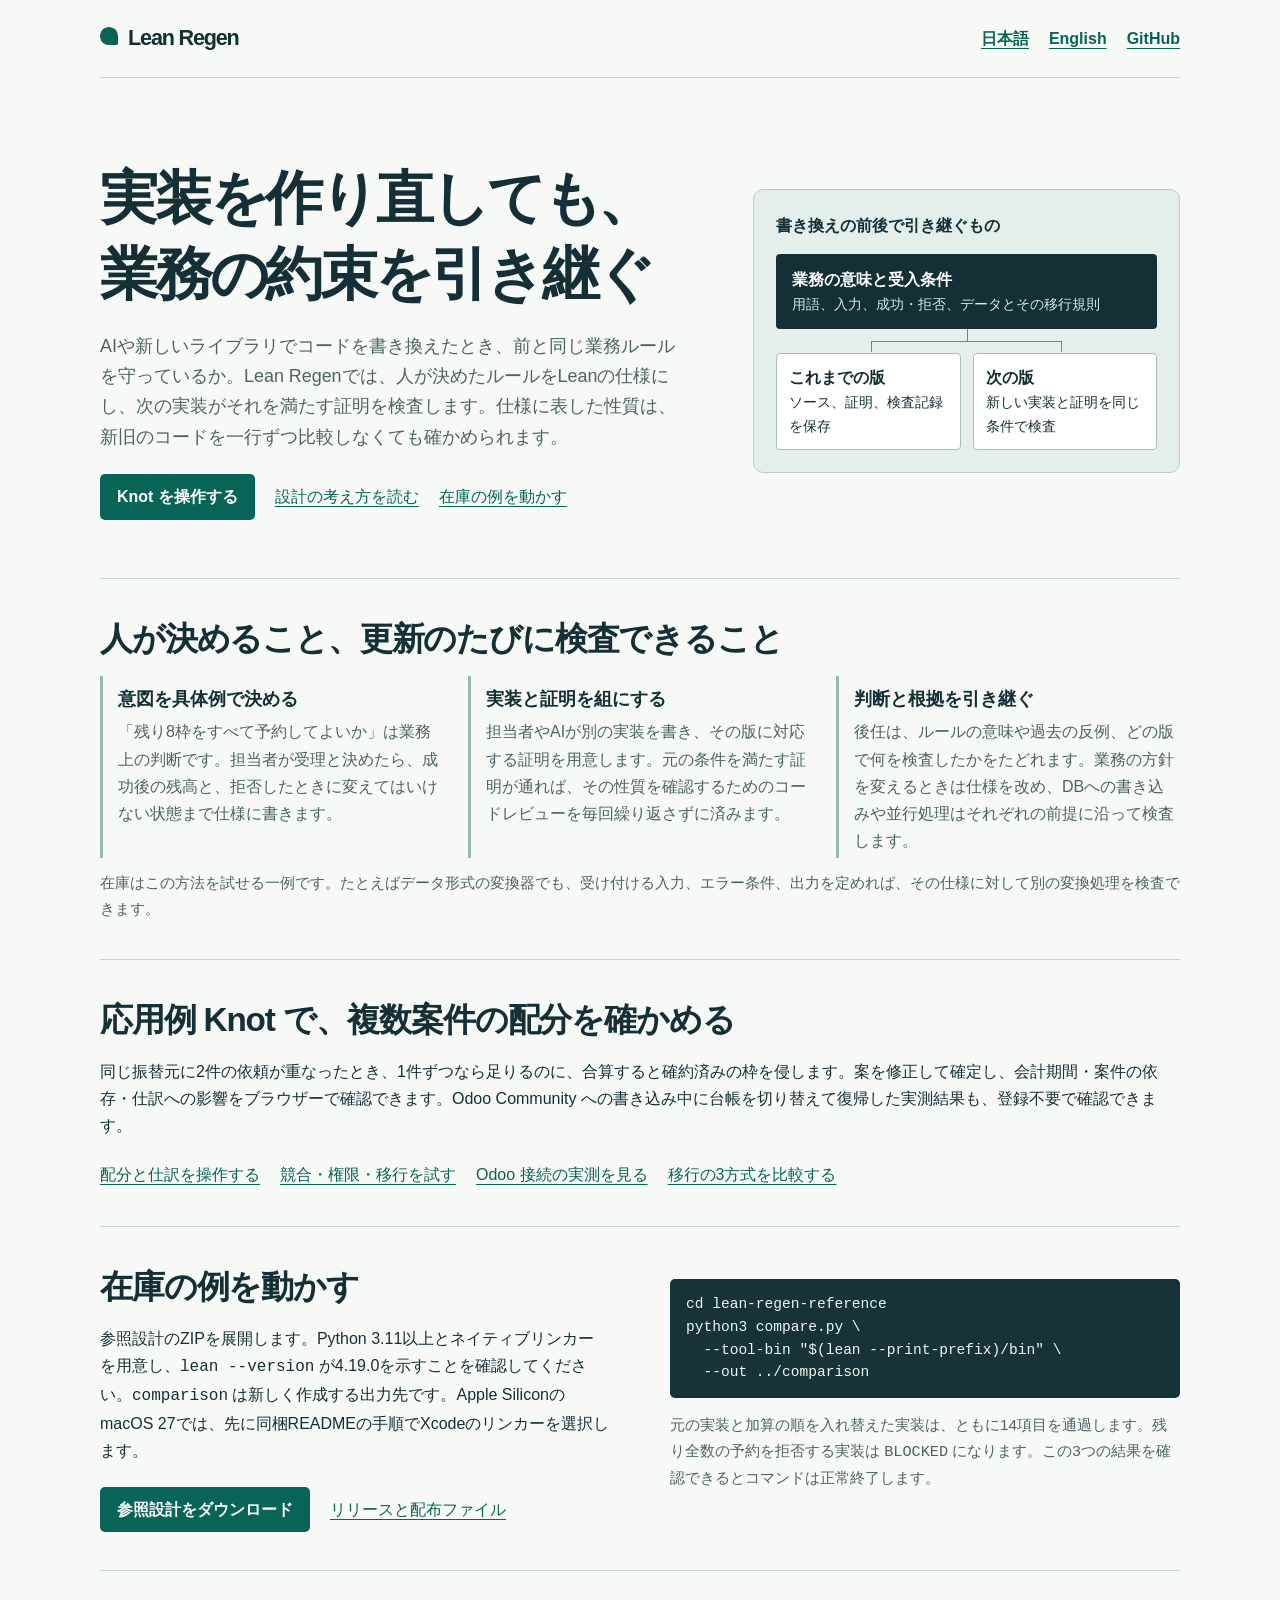
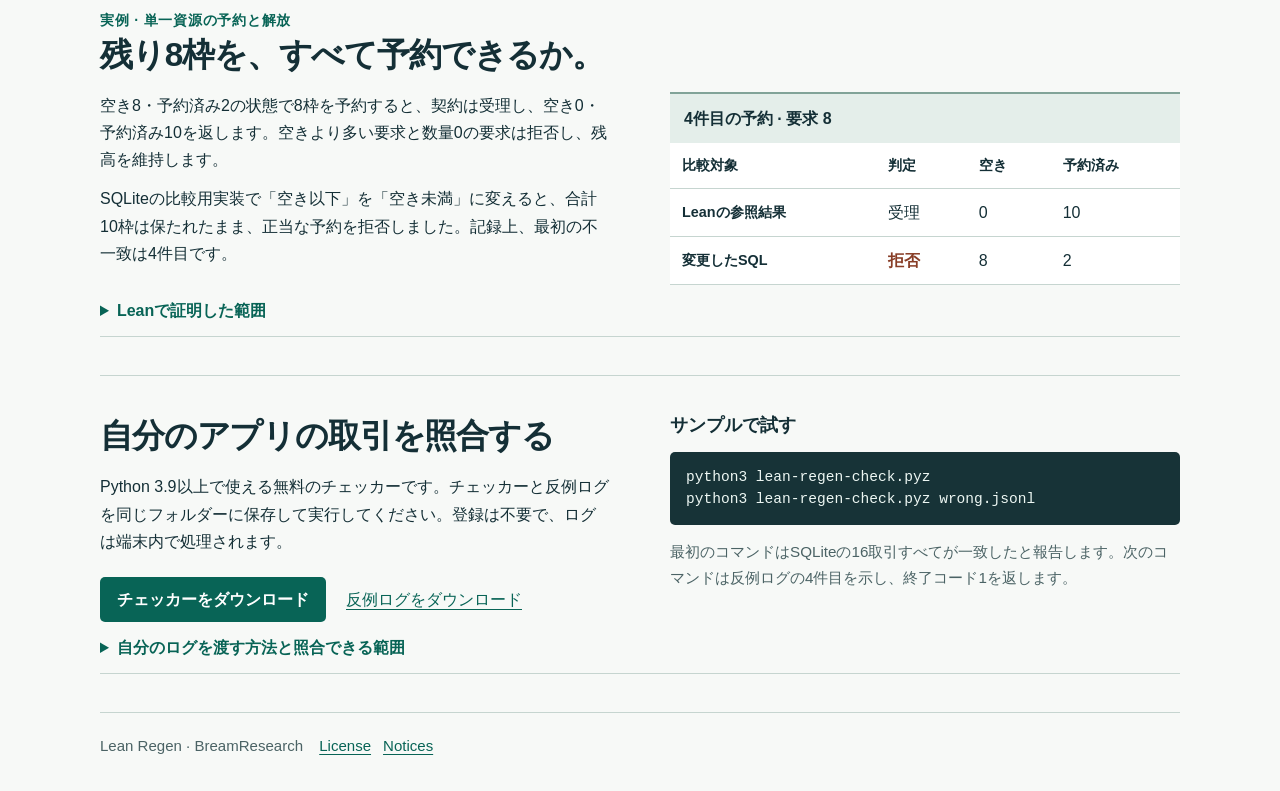
<file: docs/index.html>
<!doctype html>
<html lang="ja">
<head>
<meta charset="utf-8">
<meta name="viewport" content="width=device-width, initial-scale=1">
<meta name="description" content="実装を書き直すたびに業務ルールを読み解き直す手間を、固定した仕様とLeanの証明で減らすための参照設計です。在庫の例で試せます。">
<title>Lean Regen · 実装の世代を超えて業務仕様を保つ / Keeping business rules through a rewrite</title>
<style>
:root{color-scheme:light;--paper:#f7f9f7;--ink:#142f36;--muted:#4b6365;--green:#086456;--line:#c6d5d0;--white:#fff}
*{box-sizing:border-box}body{margin:0;background:var(--paper);color:var(--ink);font:1rem/1.7 "DM Sans",-apple-system,BlinkMacSystemFont,"Segoe UI","Hiragino Kaku Gothic ProN",Meiryo,sans-serif}
article[id]{scroll-margin-top:7rem}header,main,footer{width:min(100% - 48px,1080px);margin-inline:auto}header{display:flex;gap:20px;align-items:center;justify-content:space-between;padding:20px 0;border-bottom:1px solid var(--line)}
.brand{font-weight:800;font-size:1.35rem;letter-spacing:-.055em}.brand::before{display:inline-block;content:"";width:.82em;height:.82em;margin-right:.48em;background:var(--green);border-radius:50% 50% 10% 50%}nav{display:flex;gap:20px;align-items:center;font-weight:600}a{color:var(--green);text-decoration-thickness:1px;text-underline-offset:.22em}a:hover{text-decoration-thickness:2px}a:focus-visible,summary:focus-visible{outline:3px solid #ad5605;outline-offset:5px}
h1,h2,h3,p,ul,ol{margin:0}h1,h2,h3{line-height:1.3}h1{font-size:clamp(2.3rem,4.5vw,3.75rem);letter-spacing:-.055em;line-height:1.32;margin:.32em 0}.intro{font-size:1.12rem;color:var(--muted);max-width:42em}.hero{display:grid;grid-template-columns:minmax(0,1.35fr) minmax(0,1fr);align-items:center;gap:clamp(24px,6vw,80px);padding:64px 0 58px}
.kicker{color:var(--green);font-size:.875rem;font-weight:750;letter-spacing:.055em}.actions{display:flex;flex-wrap:wrap;align-items:center;gap:12px 20px;margin-top:22px}.button{display:inline-block;padding:9px 17px;background:var(--green);color:white;text-decoration:none;font-weight:700;border-radius:5px}.button:hover{background:#004f45;text-decoration:underline}section{padding:38px 0;border-top:1px solid var(--line)}.hero{border:0}
.diagram{background:#e4eeea;border:1px solid #b8cec5;border-radius:10px;padding:22px;margin:0}.diagram figcaption{font-weight:700;font-size:1rem;margin-bottom:15px}.fixed{background:var(--ink);color:white;padding:12px 16px;border-radius:4px}.fixed strong,.fixed span,.variants strong,.variants small{display:block}.fixed span,.variants small{font-size:.875rem}.fixed span{color:#d8e8e4}
.variants{position:relative;display:grid;grid-template-columns:1fr 1fr;gap:12px;padding-top:24px}.variants::before{content:"";position:absolute;top:12px;left:25%;right:25%;height:10px;border:1px solid #688b80;border-bottom:0}.variants::after{content:"";position:absolute;top:0;left:50%;height:12px;border-left:1px solid #688b80}.variants>div{padding:10px 12px;background:var(--white);border:1px solid #a6c0b6;border-radius:4px}
h2{font-size:clamp(1.6rem,2.6vw,2.15rem);letter-spacing:-.035em;margin-bottom:16px}h3{font-size:1.13rem;margin:0 0 7px}.steps{display:grid;grid-template-columns:repeat(3,minmax(0,1fr));gap:24px}.steps>div{padding:12px 4px 4px 15px;border-left:3px solid #97baad}.steps p,.small{color:var(--muted)}.small{font-size:.95rem}.cols{display:grid;grid-template-columns:repeat(2,minmax(0,1fr));gap:clamp(24px,5vw,60px);align-items:start}.cols p+p{margin-top:12px}
table{width:100%;border-collapse:collapse;background:white;font-variant-numeric:tabular-nums}caption{font-weight:700;text-align:left;background:#e4eeea;border-top:2px solid #81a398;padding:11px 14px}th,td{padding:10px 12px;text-align:left;border-bottom:1px solid var(--line)}th{font-size:.9rem}.failure{color:#883d26;font-weight:700}.note{font-size:.94rem;color:var(--muted);margin-top:12px}pre{margin:14px 0;padding:14px 16px;background:#173337;color:#edf7f3;overflow:auto;border-radius:5px;line-height:1.55;font-size:.91rem}code{font-family:ui-monospace,"SFMono-Regular",Consolas,monospace}details{padding:12px 0;border-bottom:1px solid var(--line)}summary{cursor:pointer;color:var(--green);font-weight:700}details p{margin-top:10px}footer{border-top:1px solid var(--line);padding:20px 0 36px;color:var(--muted);font-size:.94rem}
@supports selector(body:has(:target)){#en{display:none}body:has(#en:target,#en :target) #en{display:block}body:has(#en:target,#en :target) #ja{display:none}}
.legal{display:inline-flex;gap:12px;margin-inline-start:12px}@media(max-width:760px){header,main,footer{width:calc(100% - 36px)}.hero,.cols,.steps{grid-template-columns:minmax(0,1fr)}.hero{gap:26px;padding:30px 0}.steps{gap:15px}section{padding:28px 0}nav{gap:13px}.diagram{padding:16px}th,td{padding:9px 8px}}
@media(max-width:390px){th,td{font-size:.88rem;padding:8px 5px}.variants>div{min-width:0;overflow-wrap:anywhere}header{gap:8px}nav{gap:10px;font-size:.9rem}.brand{font-size:1.15rem}.brand::before{margin-right:.3em}}
</style>
</head>
<body>
<header><span class="brand">Lean Regen</span><nav aria-label="言語とソース / Languages and source"><a href="#ja" lang="ja" hreflang="ja">日本語</a><a href="#en" lang="en" hreflang="en">English</a><a class="repo" href="https://github.com/BreamResearch/lean-regen">GitHub</a></nav></header>
<main>
<article id="ja" lang="ja">
<section class="hero"><div><h1>実装を作り直しても、<br>業務の約束を引き継ぐ</h1>
<p class="intro">AIや新しいライブラリでコードを書き換えたとき、前と同じ業務ルールを守っているか。Lean Regenでは、人が決めたルールをLeanの仕様にし、次の実装がそれを満たす証明を検査します。仕様に表した性質は、新旧のコードを一行ずつ比較しなくても確かめられます。</p>
<div class="actions"><a class="button" href="./knot/">Knot を操作する</a><a href="https://github.com/BreamResearch/lean-regen/blob/main/DESIGN.ja.md">設計の考え方を読む</a><a href="#run">在庫の例を動かす</a></div></div>
<figure class="diagram"><figcaption>書き換えの前後で引き継ぐもの</figcaption><div class="fixed"><strong>業務の意味と受入条件</strong><span>用語、入力、成功・拒否、データとその移行規則</span></div><div class="variants"><div><strong>これまでの版</strong><small>ソース、証明、検査記録を保存</small></div><div><strong>次の版</strong><small>新しい実装と証明を同じ条件で検査</small></div></div></figure></section>
<section id="design"><h2>人が決めること、更新のたびに検査できること</h2><div class="steps">
<div><h3>意図を具体例で決める</h3><p>「残り8枠をすべて予約してよいか」は業務上の判断です。担当者が受理と決めたら、成功後の残高と、拒否したときに変えてはいけない状態まで仕様に書きます。</p></div>
<div><h3>実装と証明を組にする</h3><p>担当者やAIが別の実装を書き、その版に対応する証明を用意します。元の条件を満たす証明が通れば、その性質を確認するためのコードレビューを毎回繰り返さずに済みます。</p></div>
<div><h3>判断と根拠を引き継ぐ</h3><p>後任は、ルールの意味や過去の反例、どの版で何を検査したかをたどれます。業務の方針を変えるときは仕様を改め、DBへの書き込みや並行処理はそれぞれの前提に沿って検査します。</p></div>
</div><p class="note">在庫はこの方法を試せる一例です。たとえばデータ形式の変換器でも、受け付ける入力、エラー条件、出力を定めれば、その仕様に対して別の変換処理を検査できます。</p></section>
<section><h2>応用例 Knot で、複数案件の配分を確かめる</h2><p>同じ振替元に2件の依頼が重なったとき、1件ずつなら足りるのに、合算すると確約済みの枠を侵します。案を修正して確定し、会計期間・案件の依存・仕訳への影響をブラウザーで確認できます。Odoo Community への書き込み中に台帳を切り替えて復帰した実測結果も、登録不要で確認できます。</p><div class="actions"><a href="./knot/">配分と仕訳を操作する</a><a href="./knot/operations/">競合・権限・移行を試す</a><a href="./knot/erp-benchmark/">Odoo 接続の実測を見る</a><a href="./knot/erp-benchmark/suspension/">移行の3方式を比較する</a></div></section>
<section id="run"><div class="cols"><div><h2>在庫の例を動かす</h2><p>参照設計のZIPを展開します。Python 3.11以上とネイティブリンカーを用意し、<code>lean --version</code> が4.19.0を示すことを確認してください。<code>comparison</code> は新しく作成する出力先です。Apple SiliconのmacOS 27では、先に同梱READMEの手順でXcodeのリンカーを選択します。</p><div class="actions"><a class="button" href="https://github.com/BreamResearch/lean-regen/releases/download/reference-design-v0.1.0-alpha.2/lean-regen-reference.zip">参照設計をダウンロード</a><a href="https://github.com/BreamResearch/lean-regen/releases/tag/reference-design-v0.1.0-alpha.2">リリースと配布ファイル</a></div></div><div><pre><code>cd lean-regen-reference
python3 compare.py \
  --tool-bin "$(lean --print-prefix)/bin" \
  --out ../comparison</code></pre><p class="small">元の実装と加算の順を入れ替えた実装は、ともに14項目を通過します。残り全数の予約を拒否する実装は <code>BLOCKED</code> になります。この3つの結果を確認できるとコマンドは正常終了します。</p></div></div></section>
<section id="inventory"><p class="kicker">実例 · 単一資源の予約と解放</p><h2>残り8枠を、すべて予約できるか。</h2><div class="cols"><div>
<p>空き8・予約済み2の状態で8枠を予約すると、契約は受理し、空き0・予約済み10を返します。空きより多い要求と数量0の要求は拒否し、残高を維持します。</p>
<p>SQLiteの比較用実装で「空き以下」を「空き未満」に変えると、合計10枠は保たれたまま、正当な予約を拒否しました。記録上、最初の不一致は4件目です。</p></div>
<div><table><caption>4件目の予約 · 要求 8</caption><thead><tr><th scope="col">比較対象</th><th scope="col">判定</th><th scope="col">空き</th><th scope="col">予約済み</th></tr></thead><tbody><tr><th scope="row">Leanの参照結果</th><td>受理</td><td>0</td><td>10</td></tr><tr><th scope="row">変更したSQL</th><td class="failure">拒否</td><td>8</td><td>2</td></tr></tbody></table></div>
</div><details><summary>Leanで証明した範囲</summary><p>3つの実装には同じ仕様・定理・許容公理を適用します。単一資源の予約・解放を順に適用するモデルで、受理時の正確な増減、拒否時の状態保持、任意の有限操作列での合計保存など、14項目の証明を検査しました。利用者ごとの所有権、並行更新、障害復旧には別の検査が必要です。</p><p><a href="https://github.com/BreamResearch/lean-regen/blob/main/docs/example/Specification.lean">在庫の仕様</a> · <a href="https://github.com/BreamResearch/lean-regen/blob/main/docs/example/Proofs.lean">対応する証明</a> · <a href="https://github.com/BreamResearch/lean-regen/releases/download/reference-design-v0.1.0-alpha.2/lean-regen-reference.zip">契約と証明のソース ZIP</a></p></details></section>
<section id="trace"><div class="cols"><div><h2>自分のアプリの取引を照合する</h2><p>Python 3.9以上で使える無料のチェッカーです。チェッカーと反例ログを同じフォルダーに保存して実行してください。登録は不要で、ログは端末内で処理されます。</p><div class="actions"><a class="button" href="https://github.com/BreamResearch/lean-regen/releases/download/inventory-check-v0.1.0-alpha.2/lean-regen-check.pyz">チェッカーをダウンロード</a><a href="https://github.com/BreamResearch/lean-regen/releases/download/inventory-check-v0.1.0-alpha.2/wrong.jsonl">反例ログをダウンロード</a></div></div>
<div><h3>サンプルで試す</h3><pre><code>python3 lean-regen-check.pyz
python3 lean-regen-check.pyz wrong.jsonl</code></pre><p class="small">最初のコマンドはSQLiteの16取引すべてが一致したと報告します。次のコマンドは反例ログの4件目を示し、終了コード1を返します。</p></div></div>
<details><summary>自分のログを渡す方法と照合できる範囲</summary><p>1資源の開始残高、予約・解放ごとの応答とコミット後の残高を、確定順のJSONLに出力します。再送の重複を除き、末尾に取引件数を記録してください。</p><pre><code>python3 lean-regen-check.pyz my-trace.jsonl</code></pre><p>同梱の1,153通りは、容量0〜10で合計が容量と一致する全状態・数量0〜容量+1の予約と解放、および符号付き64ビット整数の最大容量での9例です。未収録の入力には範囲外と表示します。Python 3.11以上と公式Lean/Lake 4.19.0を指定するネイティブモードもあります。一致が示すのは、渡した初期状態と取引の範囲です。</p><p><a href="https://github.com/BreamResearch/lean-regen/releases/download/inventory-check-v0.1.0-alpha.2/lean-regen-conformance-source.zip">実装例とログ形式のソース ZIP</a></p></details></section>
</article>
<article id="en" lang="en">
<section class="hero"><div><h1>Keep the business rules when the code is rewritten</h1>
<p class="intro">When AI rewrites a function or a library is replaced, how do you know the business rules still hold? Lean Regen records the rules people agree on in a Lean specification. Each replacement comes with a proof against those rules. For a property covered by the proof, you can check it again without rereading the entire diff.</p>
<div class="actions"><a class="button" href="./knot/?lang=en">Try Knot</a><a href="https://github.com/BreamResearch/lean-regen/blob/main/DESIGN.md">Read the design</a><a href="#run-en">Run the inventory example</a></div></div>
<figure class="diagram"><figcaption>What your team keeps through a rewrite</figcaption><div class="fixed"><strong>Business meaning and acceptance criteria</strong><span>Terms, inputs, outcomes, data and migration rules</span></div><div class="variants"><div><strong>Previous version</strong><small>Keep its source, proofs and check results</small></div><div><strong>Next version</strong><small>Check its implementation and proofs against the same criteria</small></div></div></figure></section>
<section id="design-en"><h2>What people decide and what a proof can check</h2><div class="steps">
<div><h3>Agree on a concrete case</h3><p>Can a customer reserve all eight remaining units? People who know the business decide. If the answer is yes, write down the resulting balances and what must stay unchanged when a request is rejected.</p></div>
<div><h3>Pair the code with a proof</h3><p>A developer or an AI can write a new implementation and supply its proof. For a property in the fixed specification, checking that proof can replace a fresh line-by-line review of the change.</p></div>
<div><h3>Keep the reasoning available</h3><p>The next maintainer can recover the meaning of the rule, earlier counterexamples and the results for each version. A change in business policy calls for a new decision. Database writes and concurrency have separate assumptions to check.</p></div>
</div><p class="note">Inventory is one worked example. For a data-format converter, define its accepted inputs, errors and expected outputs. Those become the specification against which to check a replacement converter.</p></section>
<section><h2>Check portfolio allocations in Knot</h2><p>Two requests can each fit on their own yet exceed the same source's available capacity. Edit the proposal, check fiscal periods and project dependencies, then see exactly what posts to the ledger. Explore measured cutover and recovery under Odoo Community writes in your browser without an account.</p><div class="actions"><a href="./knot/?lang=en">Open the interactive ledger</a><a href="./knot/operations/?lang=en">Open the operations lab</a><a href="./knot/erp-benchmark/?lang=en">View the Odoo benchmark</a><a href="./knot/erp-benchmark/suspension/?lang=en">Compare migration strategies</a></div></section>
<section id="run-en"><div class="cols"><div><h2>Run the inventory example</h2><p>Extract the reference ZIP. Use Python 3.11+ and a native linker. Check that <code>lean --version</code> reports 4.19.0, and choose a fresh output directory for each run. On Apple Silicon with macOS 27, first follow the ZIP’s README to select the Xcode linker.</p><div class="actions"><a class="button" href="https://github.com/BreamResearch/lean-regen/releases/download/reference-design-v0.1.0-alpha.2/lean-regen-reference.zip">Download the reference design</a><a href="https://github.com/BreamResearch/lean-regen/releases/tag/reference-design-v0.1.0-alpha.2">Release and files</a></div></div><div><pre><code>cd lean-regen-reference
python3 compare.py \
  --tool-bin "$(lean --print-prefix)/bin" \
  --out ../comparison</code></pre><p class="small">The original and the rewrite that reverses the addition operands each pass 14 obligations. The variant that rejects a reservation for all remaining units returns <code>BLOCKED</code>. The comparison exits successfully when it sees all three results.</p></div></div></section>
<section id="inventory-en"><p class="kicker">Worked example · Reservations for one resource</p><h2>Can you reserve all eight remaining units?</h2><div class="cols"><div>
<p>Start with eight available and two reserved. A request for eight must succeed and leave zero available and ten reserved. A request for more than eight or for zero must be rejected without changing either balance.</p>
<p>Changing an inclusive comparison to a strict one in the sample SQLite implementation rejected a valid reservation. Both balances still added up to ten. The first divergence was transaction four.</p></div>
<div><table><caption>Transaction 4 · Reserve 8</caption><thead><tr><th scope="col">Source</th><th scope="col">Decision</th><th scope="col">Available</th><th scope="col">Reserved</th></tr></thead><tbody><tr><th scope="row">Lean reference</th><td>Accept</td><td>0</td><td>10</td></tr><tr><th scope="row">Changed SQL</th><td class="failure">Reject</td><td>8</td><td>2</td></tr></tbody></table></div>
</div><details><summary>What the Lean proofs cover</summary><p>All three implementations are checked against the same specification, theorem statements and permitted axioms. The model handles sequential operations on one resource. Its 14 checked obligations include exact updates on acceptance, unchanged state on rejection and conservation across any finite sequence. Per-user ownership, concurrent updates and crash recovery require their own checks.</p><p><a href="https://github.com/BreamResearch/lean-regen/blob/main/docs/example/Specification.lean">Inventory specification</a> · <a href="https://github.com/BreamResearch/lean-regen/blob/main/docs/example/Proofs.lean">Corresponding proofs</a> · <a href="https://github.com/BreamResearch/lean-regen/releases/download/reference-design-v0.1.0-alpha.2/lean-regen-reference.zip">Download the contract and proof source</a></p></details></section>
<section id="trace-en"><div class="cols"><div><h2>Check transactions from your own app</h2><p>Save the free checker and the failing journal in the same directory. Run the commands there with Python 3.9 or later. It requires no account and processes the journal on your computer.</p><div class="actions"><a class="button" href="https://github.com/BreamResearch/lean-regen/releases/download/inventory-check-v0.1.0-alpha.2/lean-regen-check.pyz">Download the checker</a><a href="https://github.com/BreamResearch/lean-regen/releases/download/inventory-check-v0.1.0-alpha.2/wrong.jsonl">Download the failing journal</a></div></div>
<div><h3>Try the examples</h3><pre><code>python3 lean-regen-check.pyz
python3 lean-regen-check.pyz wrong.jsonl</code></pre><p class="small">The first command matches all 16 transactions in the SQLite sample. The second identifies transaction four in the failing journal and exits with code 1.</p></div></div>
<details><summary>How to supply a journal and interpret a result</summary><p>Export the initial balances for one resource, then each reserve or release decision and its committed balances in commit order as JSONL. Remove transport retries and finish with the transaction count.</p><pre><code>python3 lean-regen-check.pyz my-trace.jsonl</code></pre><p>The 1,153 bundled reference inputs cover every valid state at capacities 0–10 with quantities from zero through capacity plus one, and nine selected cases at the signed 64-bit limit. Other inputs are reported as outside coverage. A native mode supports additional inputs with Python 3.11+ and the official Lean/Lake 4.19.0 toolchain. A match applies to the supplied initial state and recorded transactions.</p><p><a href="https://github.com/BreamResearch/lean-regen/releases/download/inventory-check-v0.1.0-alpha.2/lean-regen-conformance-source.zip">Download the source and journal format</a></p></details></section>
</article>
</main>
<footer>Lean Regen · BreamResearch <span class="legal"><a href="https://github.com/BreamResearch/lean-regen/blob/main/LICENSE">License</a> <a href="https://github.com/BreamResearch/lean-regen/blob/main/THIRD_PARTY_NOTICES.md">Notices</a></span></footer>
</body>
</html>
</file>
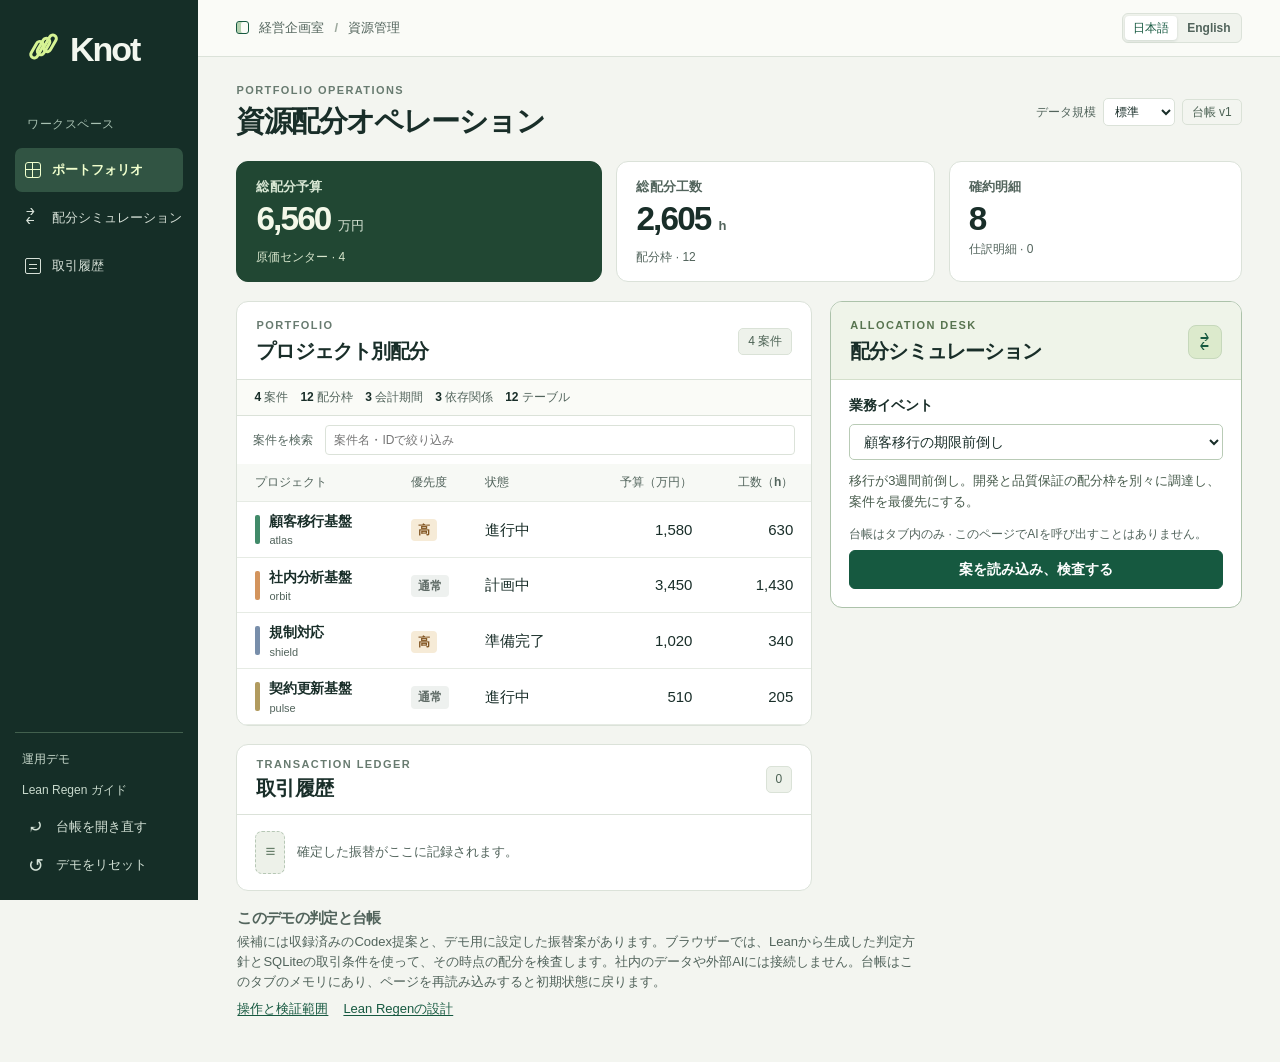
<file: docs/knot/index.html>
<!doctype html>
<html lang="ja">
<head>
<meta charset="utf-8">
<meta name="viewport" content="width=device-width,initial-scale=1">
<meta name="theme-color" content="#152e27">
<meta name="description" content="Knot · ポートフォリオの予算と工数を動かし、振替の条件と台帳の変化を確かめる。 Explore portfolio trade-offs and their effect on the ledger.">
<title>Knot · 資源配分オペレーション</title>
<link rel="icon" href="data:,">
<link rel="stylesheet" href="./style.css">
<script src="./sql-wasm.js"></script>
<script type="module" src="./app.js"></script>
</head>
<body>
<aside class="rail">
  <a class="brand" href="#overview" aria-label="Knot"><span class="brandmark" aria-hidden="true"><i></i><i></i><i></i></span><span>Knot</span></a>
  <div class="rail-title" data-i18n="workspace"></div>
  <nav id="nav"><a href="#overview" class="nav-item active" data-nav="overview"><span class="icon grid-icon" aria-hidden="true"></span><span data-i18n="portfolio"></span></a>
    <a href="#simulator" class="nav-item" data-nav="simulator"><span class="icon swap-icon" aria-hidden="true">⇄</span><span data-i18n="desk"></span></a>
    <a href="#ledger" class="nav-item" data-nav="ledger"><span class="icon list-icon" aria-hidden="true"></span><span data-i18n="history"></span></a></nav>
  <div class="rail-bottom"><a id="operations-link" href="./operations/">運用デモ</a><a id="back" href="../" data-i18n="back"></a><button id="reopen" type="button"><span aria-hidden="true">⤾</span><span data-i18n="reopen"></span></button><button id="reset-open" type="button"><span aria-hidden="true">↺</span><span data-i18n="reset"></span></button></div>
</aside>
<div class="workspace">
  <header class="topbar"><div class="crumb"><span class="workspace-cube" aria-hidden="true"></span><span data-i18n="office"></span><span class="slash">/</span><span data-i18n="resource"></span></div><div class="languages" role="group" aria-label="言語 / Language"><button type="button" lang="ja" data-lang="ja">日本語</button><button type="button" lang="en" data-lang="en">English</button></div></header>
  <main id="overview" tabindex="-1">
    <div class="page-heading"><div><p class="kicker">Portfolio operations</p><h1 data-i18n="title"></h1></div><div class="dataset"><label for="scale" data-i18n="dataset"></label><select id="scale"><option value="0" data-i18n="smallDataset"></option><option value="2000" data-i18n="largeDataset"></option></select><span id="revision" class="revision" hidden></span></div></div>
    <div id="error" class="error" role="alert" hidden></div>
    <section class="metrics">
      <article class="metric primary"><h2 data-i18n="totalBudget"></h2><div class="metric-value"><span id="budget">—</span><small data-i18n="yenUnit"></small></div><div id="budget-caption" class="metric-note"></div></article>
      <article class="metric"><h2 data-i18n="totalHours"></h2><div class="metric-value"><span id="hours">—</span><small>h</small></div><div id="hours-caption" class="metric-note"></div></article>
      <article class="metric"><h2 data-i18n="commitments"></h2><div class="metric-value"><span id="priority-count">—</span><small id="projects-count"></small></div><div id="priority-summary" class="metric-note"></div></article>
    </section>
    <div class="board">
      <div class="left-column">
        <section class="panel portfolio" aria-labelledby="portfolio-title"><div class="panel-heading"><div><p class="kicker">Portfolio</p><h2 id="portfolio-title" data-i18n="allocations"></h2></div><span id="portfolio-count" class="count"></span></div>
          <div class="counts-strip" id="relations"></div>
          <div class="project-search"><label for="filter" data-i18n="findProject"></label><input type="search" id="filter" autocomplete="off"></div>
          <div class="table-scroll"><table><thead><tr><th scope="col" data-i18n="project"></th><th scope="col" data-i18n="priority"></th><th scope="col" data-i18n="projectStatus"></th><th scope="col" class="num" data-i18n="budgetCol"></th><th scope="col" class="num" data-i18n="hoursCol"></th></tr></thead><tbody id="projects"></tbody></table></div>
          <div id="pages" class="pager"></div>
        </section>
        <section class="panel ledger" id="ledger" aria-labelledby="ledger-title" tabindex="-1"><div class="panel-heading"><div><p class="kicker">Transaction ledger</p><h2 id="ledger-title" data-i18n="history"></h2></div><span id="history-count" class="count"></span></div><div id="history"></div></section>
      </div>
      <section class="panel simulation" id="simulator" aria-labelledby="simulate-title" tabindex="-1">
        <div class="panel-heading"><div><p class="kicker">Allocation desk</p><h2 id="simulate-title" data-i18n="desk"></h2></div><span class="desk-icon" aria-hidden="true">⇄</span></div>
        <div class="simulation-body">
          <label class="field-title input-label" for="event-select" data-i18n="event"></label>
          <select id="event-select" class="event-select"></select>
          <div id="event-context" class="event-context"></div><div id="event-meta" class="provenance"></div>

          <button id="generate" class="primary-button" type="button" disabled data-i18n="evaluate"></button>
          <div id="proposal" class="proposal" aria-live="polite" hidden></div>
        </div>
      </section>
    </div>
    <section class="panel affected" id="affected" hidden><div class="panel-heading"><div><p class="kicker">Joined rows</p><h2 data-i18n="affected"></h2></div></div><div id="affected-rows"></div></section>
    <section class="notes"><h2 data-i18n="scopeTitle"></h2><p id="scope-copy" data-i18n="scope"></p><div id="source-links" class="source-links"></div></section>
    <noscript><p>デモを操作するにはJavaScriptを有効にしてください。 Enable JavaScript to use the interactive desk.</p></noscript>
  </main>
</div>
<dialog id="project-dialog"><div class="dialog-head"><h2 id="detail-title"></h2><button type="button" class="close" data-close>×</button></div><div id="project-detail"></div></dialog>
<dialog id="reset-dialog"><div class="dialog-head"><h2 data-i18n="reset"></h2><button type="button" class="close" data-close>×</button></div><p data-i18n="resetText"></p><div class="dialog-actions"><button type="button" class="secondary-button" data-close data-i18n="cancel"></button><button type="button" id="reset-confirm" class="primary-button" data-i18n="resetConfirm"></button></div></dialog>
<p id="notification" class="toast" role="status" hidden></p>
</body>
</html>
</file>
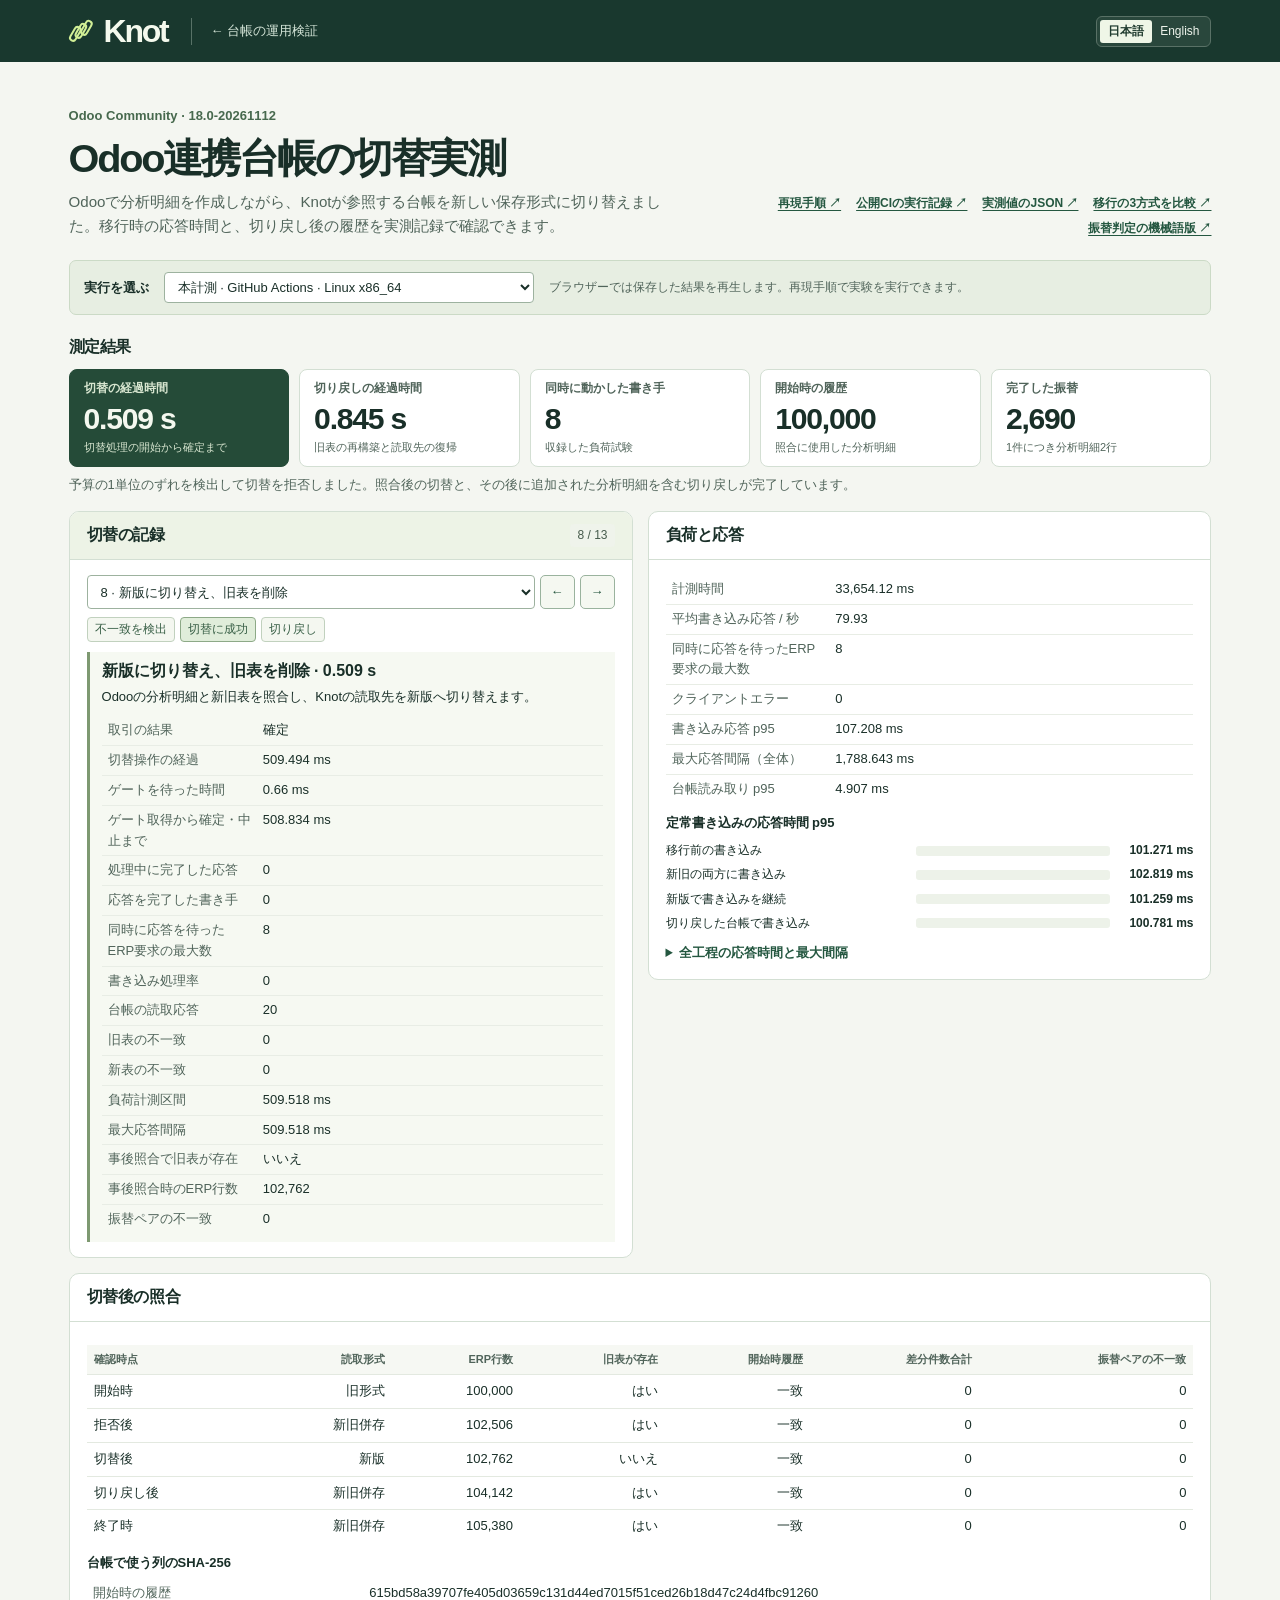
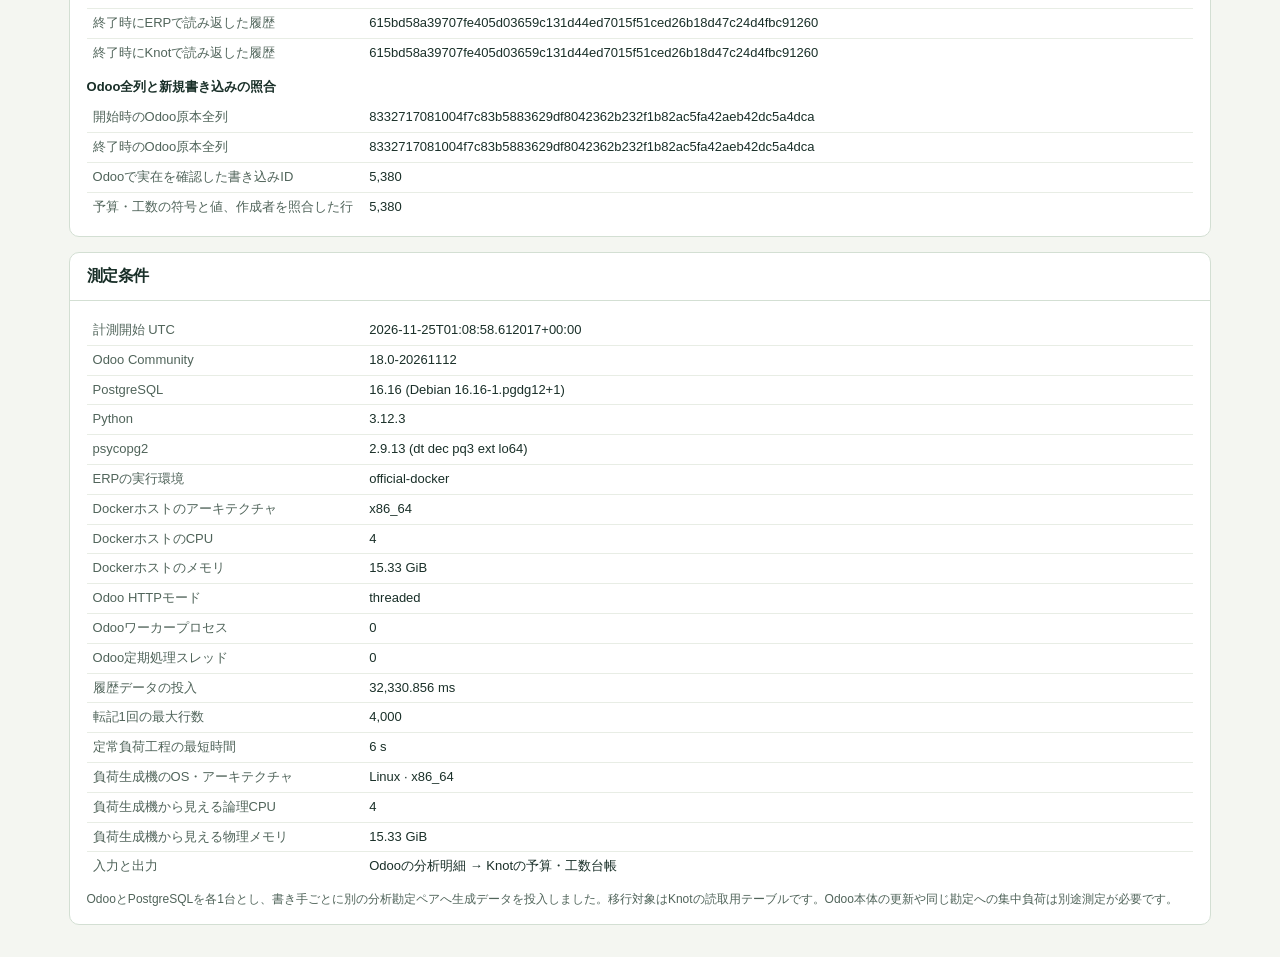
<file: docs/knot/erp-benchmark/index.html>
<!doctype html>
<html lang="ja">
<head>
  <meta charset="utf-8">
  <meta name="viewport" content="width=device-width, initial-scale=1">
  <meta name="theme-color" content="#19382e">
  <meta name="description" content="実際のERPで測定した切替、同時書き込み、応答時間、履歴照合を確認する。 Replay recorded ERP cutovers and inspect the measured workload.">
  <title>Knot · Odoo連携台帳の切替実測</title>
  <link rel="icon" href="data:,">
  <link rel="stylesheet" href="../operations/style.css">
  <link rel="stylesheet" href="./style.css">
  <script type="module" src="./app.mjs"></script>
</head>
<body>
  <header class="mast"><div class="mast-inner"><a id="brand" class="wordmark" href="../" aria-label="Knot"><span class="brandmark" aria-hidden="true"><i></i><i></i><i></i></span>Knot</a>
    <a class="back" id="back" href="../operations/" data-t="back">← 台帳の運用検証</a>
    <div class="lang" role="group" aria-label="言語 / Language"><button type="button" data-lang="ja" lang="ja" aria-pressed="true">日本語</button><button type="button" data-lang="en" lang="en" aria-pressed="false">English</button></div>
  </div></header>
  <main>
    <header class="intro"><div><p id="product" class="product" hidden></p><h1 data-t="title">Odoo連携台帳の切替実測</h1>
      <p data-t="intro">Odooで分析明細を作成しながら、Knotが参照する台帳を新しい保存形式に切り替えました。移行時の応答時間と、切り戻し後の履歴を実測記録で確認できます。</p></div>
      <div class="references"><a class="guide" id="guide" href="https://github.com/BreamResearch/lean-regen/blob/main/docs/knot/erp-benchmark/README.md" data-t="guide">再現手順 ↗</a><a class="guide" id="ci-run" data-t="ciRun" hidden>公開CIの実行記録 ↗</a><a class="guide" href="./evidence.json" data-t="raw">実測値のJSON ↗</a><a class="guide" id="suspension" href="./suspension/" data-t="suspension">移行の3方式を比較 ↗</a><a class="guide" id="native-policy" href="./native/" data-t="nativePolicy">振替判定の機械語版 ↗</a></div>
    </header>
    <p id="status" role="status" class="notice">実測記録を読み込んでいます。</p>
    <div id="report" hidden>
      <div class="select-band"><label id="scenario-label" for="scenario" data-t="scenario">実行を選ぶ</label><select id="scenario"></select><span id="single-run" hidden></span><p id="scenario-note"></p></div>
      <section class="summary" aria-labelledby="summary-title"><h2 id="summary-title" data-t="summary">測定結果</h2><div id="metrics" class="metric-grid"></div><p id="summary-note" class="summary-note" hidden></p></section>
      <div class="bench-grid">
        <section class="card replay" aria-labelledby="trace-title"><div class="card-head"><h2 id="trace-title" data-t="trace">切替の記録</h2><span id="trace-index" class="count"></span></div>
          <div class="body"><div class="timeline-nav"><label for="step" class="sr-only" data-t="selectStep">記録を選ぶ</label><select id="step"></select><button id="prev" type="button" class="action" aria-label="前の記録">←</button><button id="next" type="button" class="action" aria-label="次の記録">→</button></div>
            <div id="jump" class="jump"></div><div id="trace-detail" class="trace-detail" aria-live="polite"></div></div></section>
        <section class="card" aria-labelledby="load-title"><div class="card-head"><h2 id="load-title" data-t="load">負荷と応答</h2></div><div id="load" class="body"></div></section>
      </div>
      <section class="card section" id="audit-card" aria-labelledby="audit-title"><div class="card-head"><h2 id="audit-title" data-t="audit">切替後の照合</h2></div><div class="body" id="audit"></div></section>
      <section class="card section" id="setup-card" aria-labelledby="setup-title"><div class="card-head"><h2 id="setup-title" data-t="setup">測定条件</h2></div><div class="body" id="setup"></div></section>
    </div>
    <noscript><p>実行記録を見るにはJavaScriptを有効にするか、上のJSONを開いてください。 Enable JavaScript or open the raw JSON above.</p></noscript>
  </main>
</body></html>
</file>
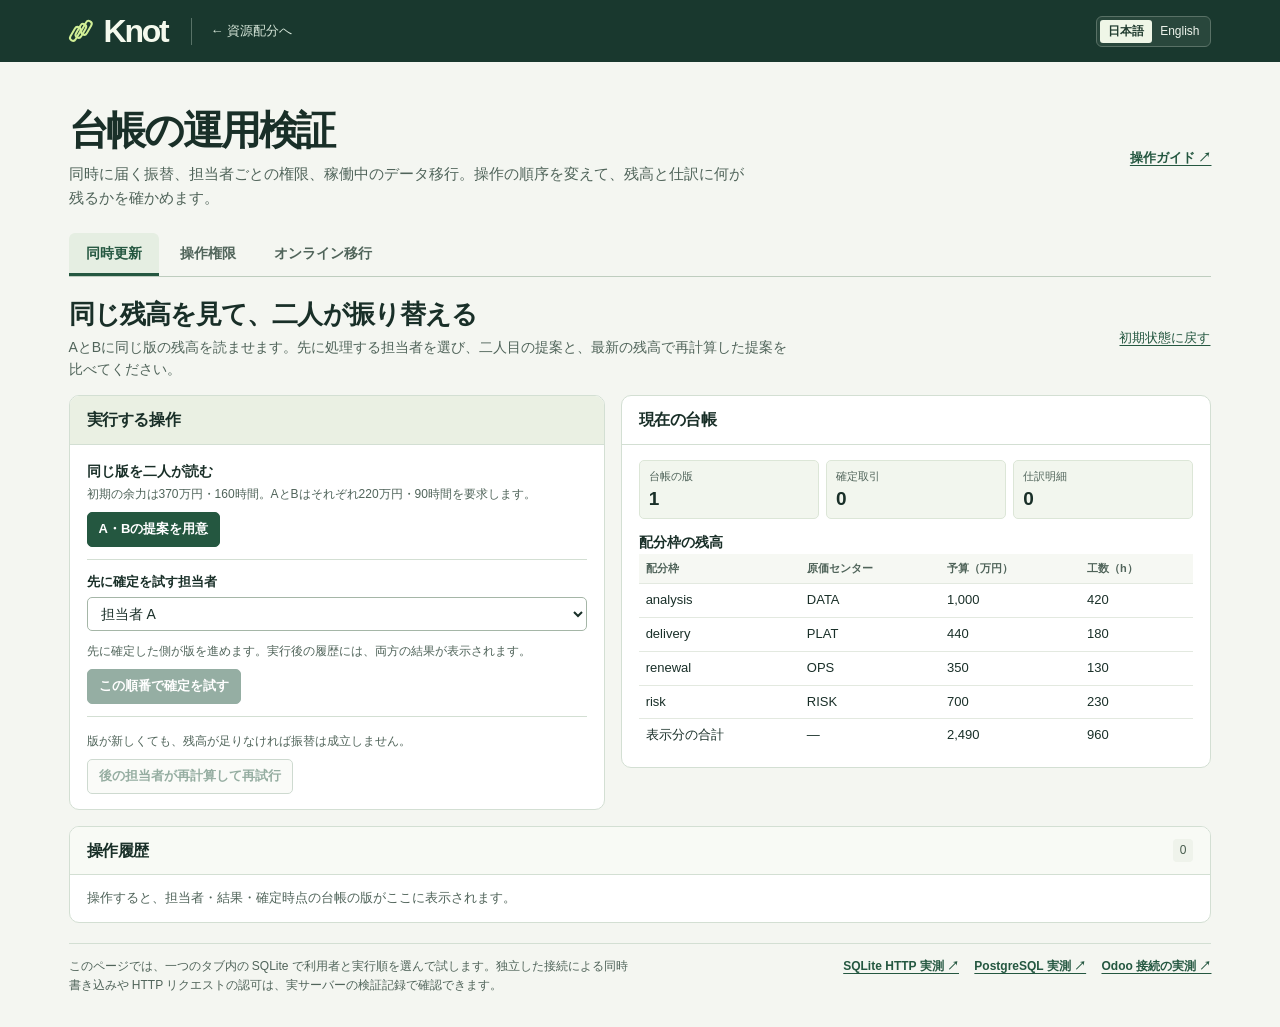
<file: docs/knot/operations/index.html>
<!doctype html>
<html lang="ja">
<head>
  <meta charset="utf-8">
  <meta name="viewport" content="width=device-width, initial-scale=1">
  <meta name="theme-color" content="#19382e">
  <meta name="description" content="Knot の台帳で、同時更新・権限・移行を操作して検証する。 Inspect concurrent writes, approval controls and schema migration in a working SQLite ledger.">
  <title>Knot · 台帳の運用検証</title>
  <link rel="icon" href="data:,">
  <link rel="stylesheet" href="./style.css">
  <script src="../sql-wasm.js"></script>
  <script type="module" src="./app.mjs"></script>
</head>
<body>
  <header class="mast"><div class="mast-inner">
    <a class="wordmark" id="brand" href="../" aria-label="Knot"><span class="brandmark" aria-hidden="true"><i></i><i></i><i></i></span>Knot</a>
    <a class="back" id="back" href="../" data-t="back">資源配分へ戻る</a>
    <div class="lang" role="group" aria-label="言語 / Language"><button type="button" lang="ja" data-lang="ja">日本語</button><button type="button" lang="en" data-lang="en">English</button></div>
  </div></header>
  <main>
    <header class="intro"><div><h1 data-t="title">台帳の運用検証</h1><p data-t="intro">同じ予算を動かす同時更新、承認者の取り違え、移行中の書き込みを台帳で試せます。</p></div><a id="guide" class="guide" href="https://github.com/BreamResearch/lean-regen/blob/main/docs/knot/operations/README.md" data-t="guide">検証ガイド ↗</a></header>
    <div class="tabs" role="tablist" aria-label="検証シナリオ / Scenarios">
      <button type="button" role="tab" id="tab-race" data-tab="race" aria-controls="case-panel" aria-selected="true" data-t="race">同時更新</button>
      <button type="button" role="tab" id="tab-auth" data-tab="auth" aria-controls="case-panel" aria-selected="false" tabindex="-1" data-t="auth">操作権限</button>
      <button type="button" role="tab" id="tab-migration" data-tab="migration" aria-controls="case-panel" aria-selected="false" tabindex="-1" data-t="migration">オンライン移行</button>
    </div>
    <p id="announcer" class="sr-only" role="status" aria-live="polite"></p>
    <p id="error" class="error" role="alert" hidden></p>
    <section id="case-panel" role="tabpanel" aria-labelledby="tab-race">
      <div class="case-head"><div><h2 id="case-title"></h2><p id="case-detail"></p></div><button class="quiet" type="button" id="reset" data-t="reset">初期状態に戻す</button></div>
      <div class="split">
        <section class="card control" aria-labelledby="controls-title"><div class="card-head"><h3 id="controls-title" data-t="controls">実行する操作</h3></div><div class="body" id="controls"></div><div id="outcome" hidden></div></section>
        <section class="card" aria-labelledby="state-title"><div class="card-head"><h3 id="state-title" data-t="state">現在の台帳</h3></div><div id="state" class="body"></div></section>
      </div>
      <section class="card trace" aria-labelledby="trace-title"><div class="card-head"><h3 id="trace-title" data-t="trace">操作履歴</h3><span id="trace-count" class="count"></span></div><div id="trace"></div></section>
    </section>
    <footer><p data-t="boundary"></p><div><a href="./server/evidence.json" id="native" data-t="evidence">SQLite HTTP 実測 ↗</a> <a href="./postgres/evidence.json" data-t="pgEvidence">PostgreSQL 実測 ↗</a> <a href="../erp-benchmark/" id="erp-benchmark" data-t="erpBenchmark">Odoo 接続の実測 ↗</a></div></footer>
    <noscript><p>操作にはJavaScriptが必要です。 Enable JavaScript to run the lab.</p></noscript>
  </main>
</body>
</html>
</file>
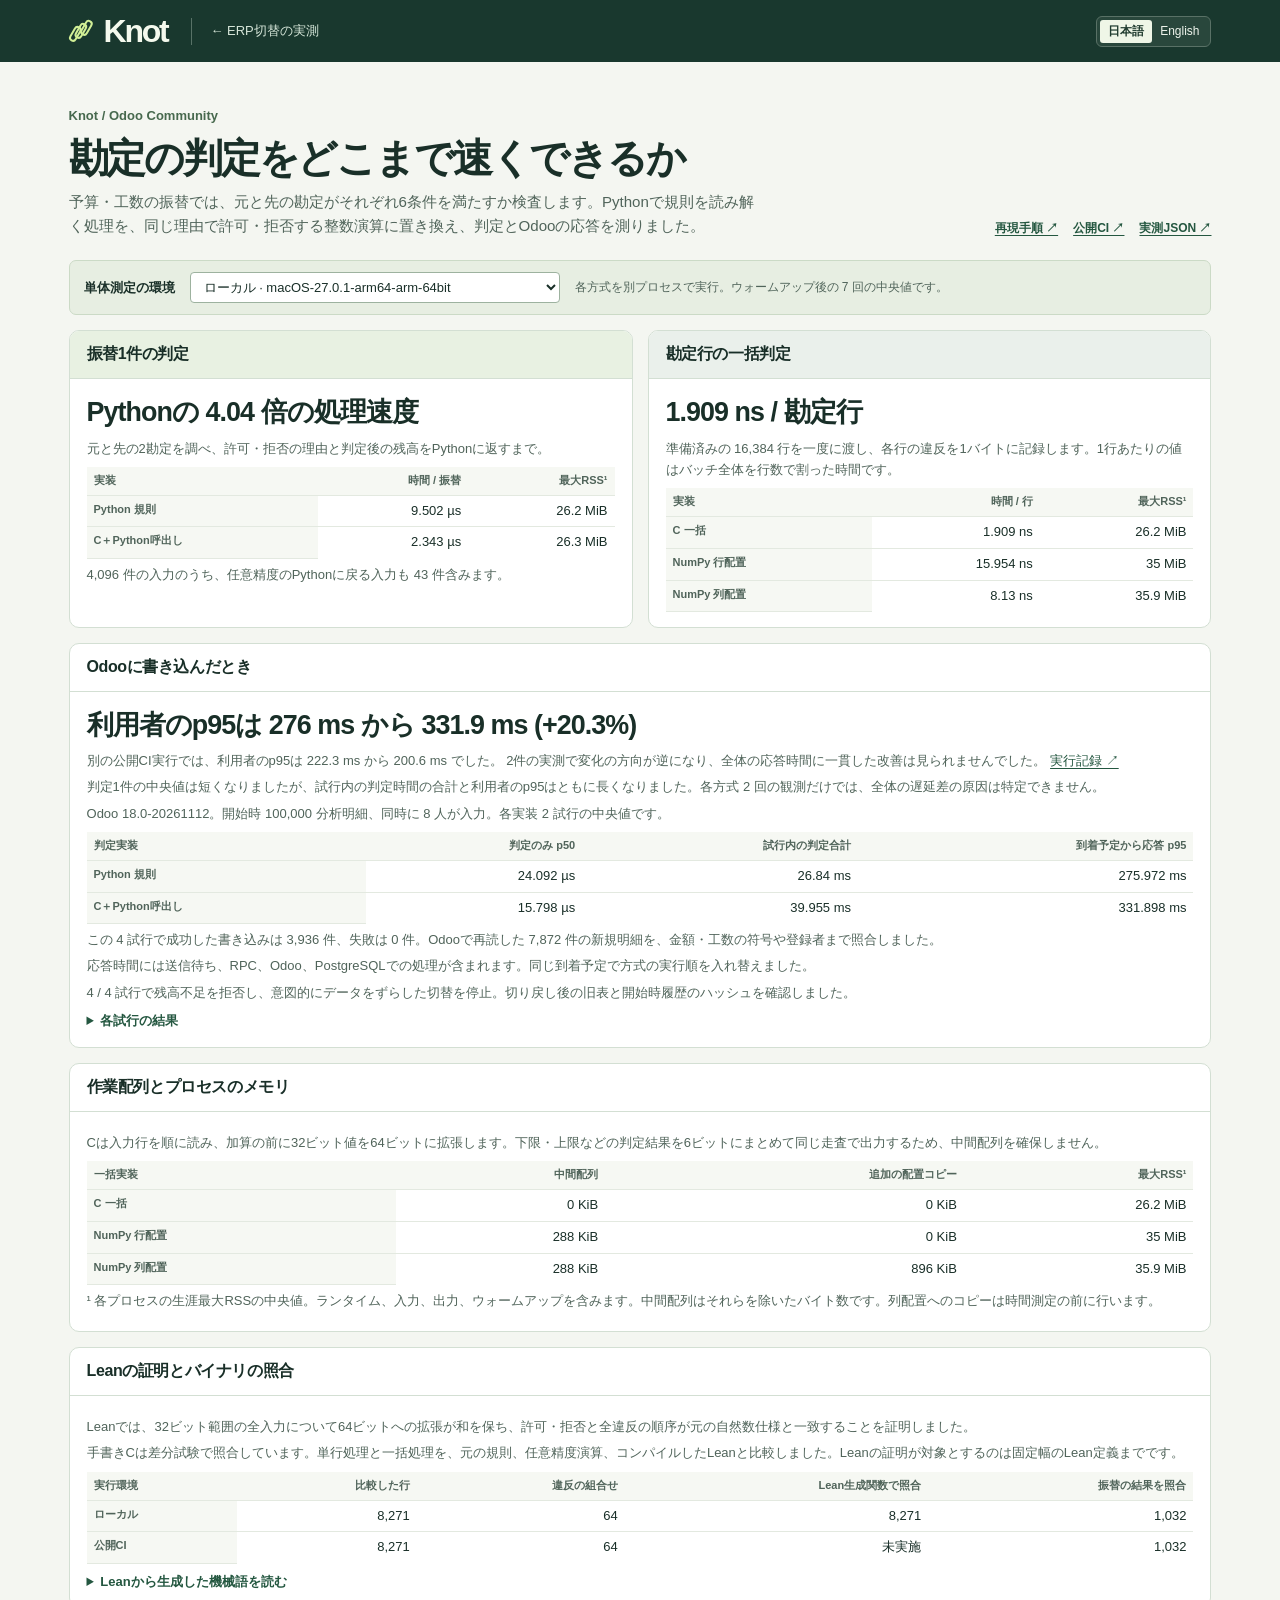
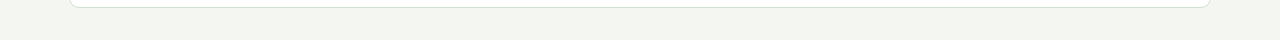
<file: docs/knot/erp-benchmark/native/index.html>
<!doctype html>
<html lang="ja">
<head>
  <meta charset="utf-8"><meta name="viewport" content="width=device-width,initial-scale=1">
  <meta name="theme-color" content="#19382e"><link rel="icon" href="data:,">
  <meta name="description" content="Knotの予算・工数判定をPython、NumPy、Cで比較。Leanとの照合とOdoo実測を公開。Measured account checks, Lean conformance and Odoo response times.">
  <title>Knot · 勘定の判定をどこまで速くできるか</title>
  <link rel="stylesheet" href="../../operations/style.css"><link rel="stylesheet" href="../style.css"><link rel="stylesheet" href="./style.css">
  <script type="module" src="./app.mjs"></script>
</head>
<body>
<header class="mast"><div class="mast-inner">
  <a class="wordmark" id="brand" href="../../" aria-label="Knot"><span class="brandmark" aria-hidden="true"><i></i><i></i><i></i></span>Knot</a>
  <a class="back" id="back" href="../" data-key="back">← ERP切替の実測</a>
  <div class="lang" role="group" aria-label="言語 / Language"><button type="button" data-lang="ja" lang="ja" aria-pressed="true">日本語</button><button type="button" data-lang="en" lang="en" aria-pressed="false">English</button></div>
</div></header>
<main>
  <header class="intro"><div><p class="product">Knot / Odoo Community</p><h1 data-key="title">勘定の判定をどこまで速くできるか</h1><p data-key="intro">予算・工数の振替では、元と先の勘定がそれぞれ6条件を満たすか検査します。Pythonで規則を読み解く処理を、同じ理由で許可・拒否する整数演算に置き換え、判定とOdooの応答を測りました。</p></div>
    <nav class="references"><a class="guide" href="https://github.com/BreamResearch/lean-regen/blob/main/docs/knot/erp-benchmark/native/README.md" data-key="guide">再現手順 ↗</a><a class="guide" id="ci" hidden data-key="ci">公開CI ↗</a><a class="guide" href="./evidence.json" data-key="json">実測JSON ↗</a></nav>
  </header>
  <p id="notice" role="status">実測記録を読み込んでいます。</p>
  <div id="content" hidden>
    <div class="select-band"><label for="host" data-key="host">単体測定の環境</label><select id="host"></select><p id="method"></p></div>
    <div class="bench-grid two">
      <section class="card"><div class="card-head"><h2 data-key="scalar">振替1件の判定</h2></div><div class="body" id="scalar"></div></section>
      <section class="card"><div class="card-head"><h2 data-key="batch">勘定行の一括判定</h2></div><div class="body" id="batch"></div></section>
    </div>
    <section class="card section" aria-labelledby="odoo-title"><div class="card-head"><h2 id="odoo-title" data-key="odoo">Odooに書き込んだとき</h2></div><div id="odoo" class="body"></div></section>
    <section class="card section" aria-labelledby="memory-title"><div class="card-head"><h2 id="memory-title" data-key="memory">作業配列とプロセスのメモリ</h2></div><div id="memory" class="body"></div></section>
    <section class="card section" aria-labelledby="proof-title"><div class="card-head"><h2 id="proof-title" data-key="proof">Leanの証明とバイナリの照合</h2></div><div id="proof" class="body"></div></section>
  </div>
  <noscript><p>上のJSONで実測値を確認できます。 The raw measurements are available in the JSON above.</p></noscript>
</main></body></html>
</file>
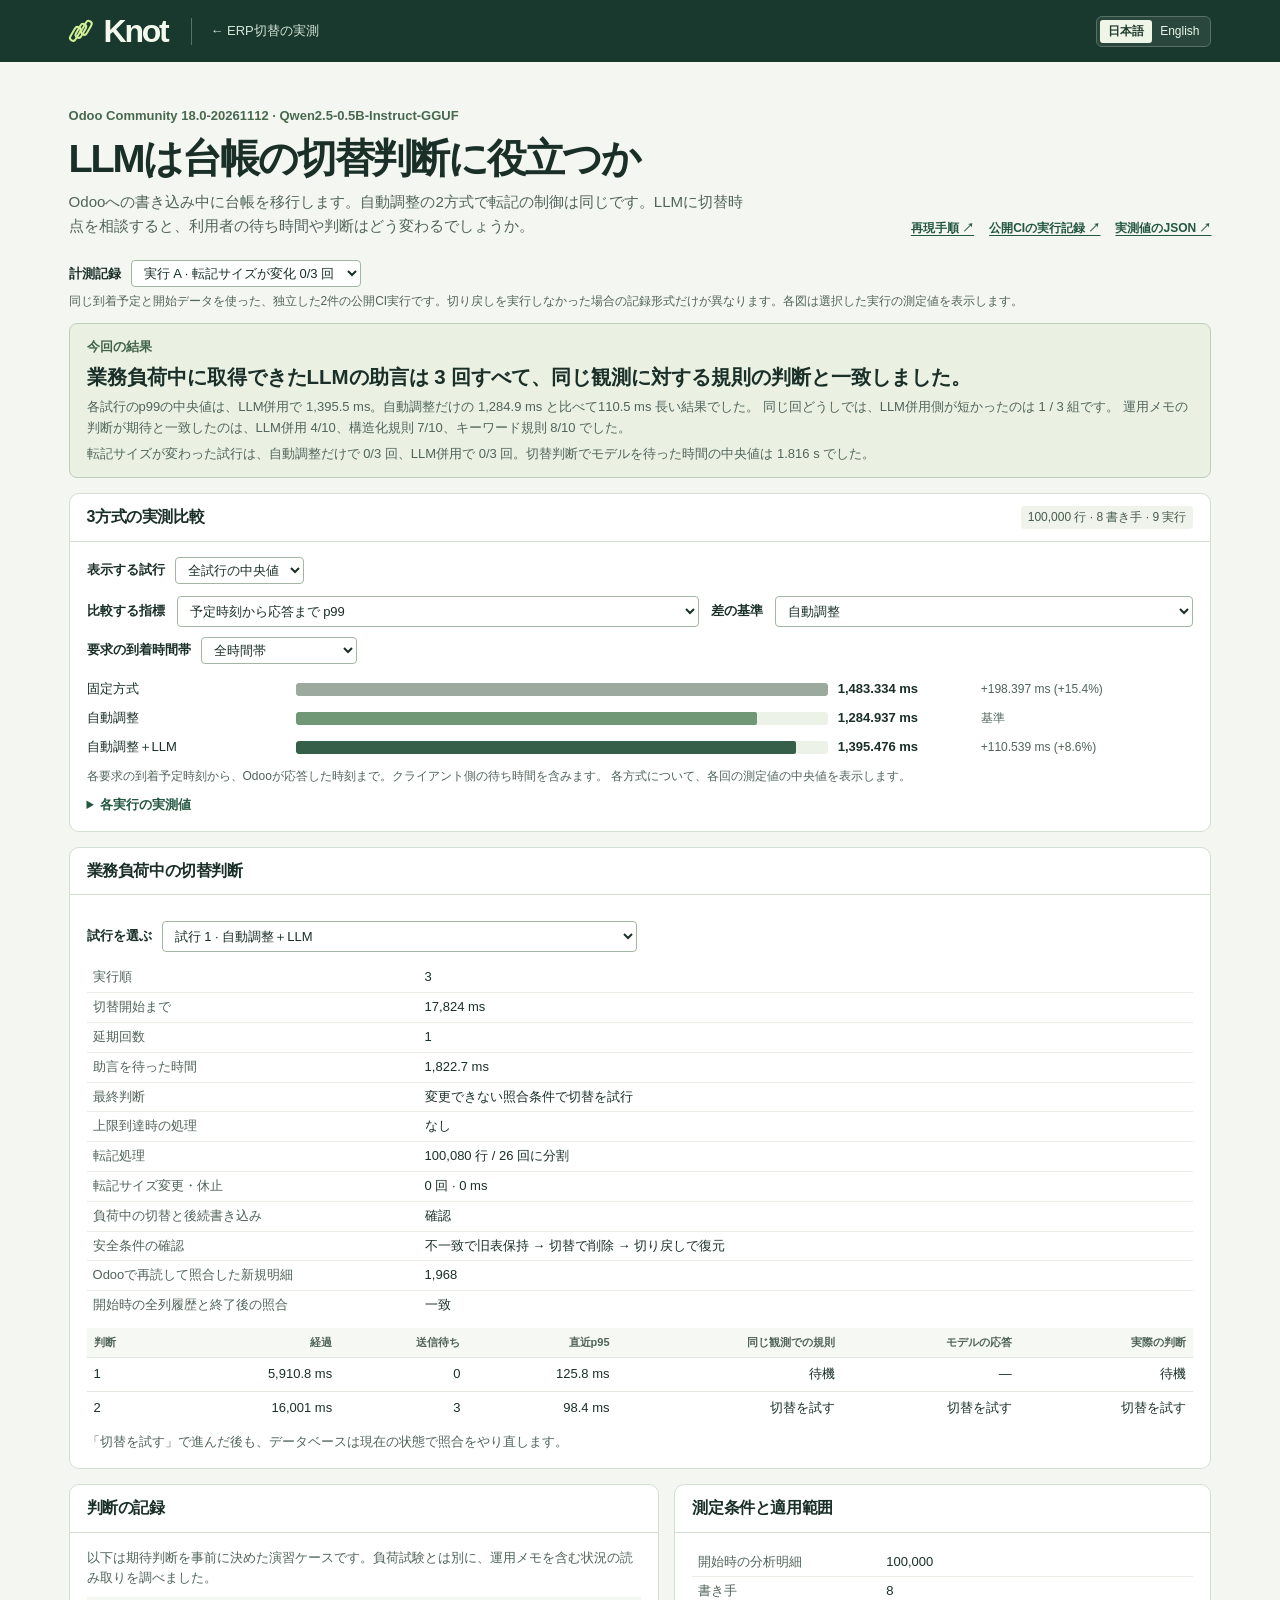
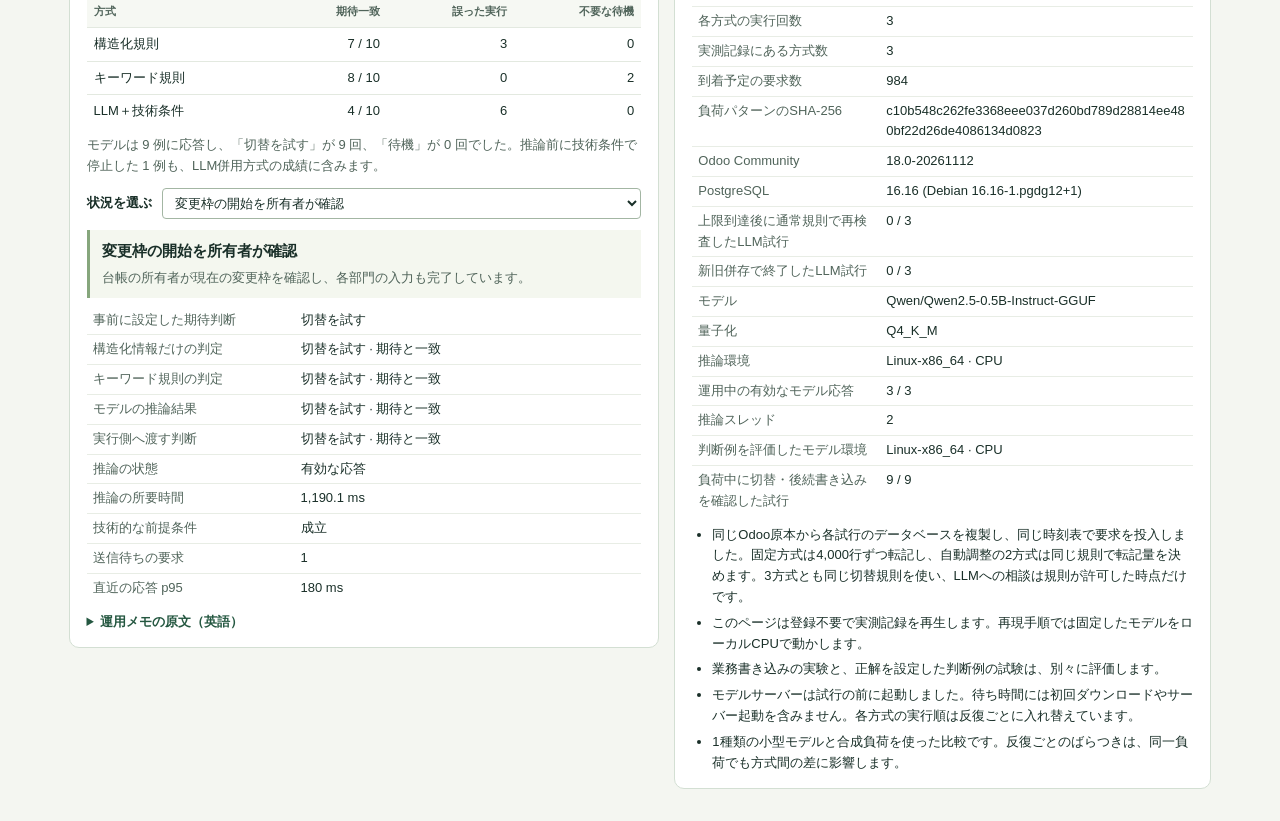
<file: docs/knot/erp-benchmark/suspension/index.html>
<!doctype html>
<html lang="ja">
<head>
  <meta charset="utf-8">
  <meta name="viewport" content="width=device-width, initial-scale=1">
  <meta name="theme-color" content="#19382e">
  <meta name="description" content="Odooの書き込み中に既存データを転記し、固定方式、自動調整、LLM併用の実測結果を比較する。 Compare measured backfill performance and decisions with and without LLM advice.">
  <title>Knot · LLMは台帳の切替判断に役立つか</title>
  <link rel="icon" href="data:,">
  <link rel="stylesheet" href="../../operations/style.css">
  <link rel="stylesheet" href="../style.css">
  <link rel="stylesheet" href="./style.css">
  <script type="module" src="./app.mjs"></script>
</head>
<body>
  <header class="mast"><div class="mast-inner">
    <a class="wordmark" id="brand" href="../../" aria-label="Knot"><span class="brandmark" aria-hidden="true"><i></i><i></i><i></i></span>Knot</a>
    <a class="back" id="back" href="../" data-i18n="back">← ERP切替の実測</a>
    <div class="lang" role="group" aria-label="言語 / Language"><button type="button" data-lang="ja" lang="ja" aria-pressed="true">日本語</button><button type="button" data-lang="en" lang="en" aria-pressed="false">English</button></div>
  </div></header>
  <main>
    <header class="intro"><div><p id="context" class="product" hidden></p><h1 data-i18n="title">LLMは台帳の切替判断に役立つか</h1><p data-i18n="intro">Odooへの書き込み中に台帳を移行します。自動調整の2方式で転記の制御は同じです。LLMに切替時点を相談すると、利用者の待ち時間や判断はどう変わるでしょうか。</p></div>
      <div class="references"><a class="guide" href="https://github.com/BreamResearch/lean-regen/blob/main/docs/knot/erp-benchmark/suspension/README.md" data-i18n="guide">再現手順 ↗</a><a class="guide" id="ci" data-i18n="ci" hidden>公開CIの実行記録 ↗</a><a class="guide" href="./evidence.json" data-i18n="raw">実測値のJSON ↗</a></div>
    </header>
    <p id="loading" class="notice" role="status">実測記録を読み込んでいます。</p>
    <div id="report" hidden>
      <div id="run-picker" class="run-picker" hidden><div class="repeat-picker"><label for="run" data-i18n="run">計測記録</label><select id="run"></select></div><p id="run-note"></p></div>
      <section class="conclusion" aria-labelledby="find-title"><h2 id="find-title" data-i18n="findings">今回の結果</h2><p id="finding"></p><p id="finding-note" class="finding-note"></p><p id="controller-note" class="finding-note"></p></section>
      <section class="card comparison" aria-labelledby="compare-title"><div class="card-head"><h2 id="compare-title" data-i18n="compare">3方式の実測比較</h2><span class="count" id="run-count"></span></div>
        <div class="body">
          <div class="repeat-picker"><label for="repeat" data-i18n="repeat">表示する試行</label><select id="repeat"></select></div><div class="compare-controls"><label for="metric" data-i18n="metric">比較する指標</label><select id="metric"></select><label for="base" data-i18n="base">差の基準</label><select id="base"></select></div>
          <div id="arrival-controls" class="repeat-picker"><label for="arrival" data-i18n="arrival">要求の到着時間帯</label><select id="arrival"></select></div><div id="chart" class="arm-chart"></div><p id="metric-note" class="inspect-note"></p>
          <div id="results"></div>
        </div>
      </section>
      <section class="card live-decisions" aria-labelledby="live-title"><div class="card-head"><h2 id="live-title" data-i18n="live">業務負荷中の切替判断</h2></div><div class="body">
        <div class="decision-picker"><label for="trial" data-i18n="trial">試行を選ぶ</label><select id="trial"></select></div><div id="live" aria-live="polite"></div>
      </div></section>
      <div class="lower">
        <section class="card" aria-labelledby="decisions-title"><div class="card-head"><h2 id="decisions-title" data-i18n="decisions">判断の記録</h2></div><div class="body">
          <p id="decisions-intro"></p><div id="scores"></div><div class="decision-picker"><label for="case" data-i18n="case">状況を選ぶ</label><select id="case"></select></div>
          <div id="decision" aria-live="polite"></div>
        </div></section>
        <section class="card" aria-labelledby="limits-title"><div class="card-head"><h2 id="limits-title" data-i18n="scope">測定条件と適用範囲</h2></div><div id="scope" class="body"></div></section>
      </div>
    </div>
    <noscript><p>実測値は上のJSONでも確認できます。 The raw measurements are available in the JSON above.</p></noscript>
  </main>
</body></html>
</file>
<file: docs/knot/style.css>
:root{color-scheme:light;--ink:#192e29;--muted:#52645c;--soft:#687b70;--line:#dbe2d9;--paper:#f3f5f0;--green:#165940;--rail:#152e27;--lime:#d6f394;--amber:#9c511c;--red:#9d3f37;--p0:#418a69;--p1:#d3945d;--p2:#788eaa;--p3:#b19b5f;font-family:"Inter","Hiragino Sans","Hiragino Kaku Gothic ProN","Yu Gothic UI",Meiryo,sans-serif}
*{box-sizing:border-box}html{scroll-behavior:smooth}body{margin:0;background:var(--paper);color:var(--ink);font-size:15px;line-height:1.55}button,a{font:inherit}button{cursor:pointer}button:disabled{cursor:not-allowed}a{color:inherit;text-decoration:none}button:focus-visible,a:focus-visible,summary:focus-visible,[tabindex="-1"]:focus-visible{outline:3px solid #cb8536;outline-offset:3px}button{color:inherit}button,input{touch-action:manipulation}h1,h2,h3,p{margin:0}[hidden]{display:none!important}
.rail{position:fixed;inset:0 auto 0 0;z-index:5;width:198px;display:flex;flex-direction:column;background:var(--rail);color:#f3f7ef;padding:32px 15px 19px}.brand{display:inline-flex;align-items:center;gap:10px;align-self:flex-start;margin:0 13px 49px;font-size:34px;font-weight:720;line-height:1;letter-spacing:-2px}.brandmark{position:relative;display:block;width:32px;height:32px;transform:rotate(-10deg)}.brandmark i{position:absolute;height:21px;width:10px;border:3px solid var(--lime);border-radius:6px;transform:rotate(40deg);left:4px;top:5px}.brandmark i:nth-child(2){left:11px;top:3px}.brandmark i:nth-child(3){left:18px;top:1px}.rail-title{padding:0 12px;color:#a8c1b2;font-size:12px;letter-spacing:.045em;margin-bottom:10px}.nav-item{display:flex;gap:11px;align-items:center;padding:12px 10px;margin:4px 0;border-radius:7px;color:#d6e0d7;font-size:13px;white-space:nowrap}.nav-item:hover{background:#244438}.nav-item.active{background:#315443;color:#f0ffcd;font-weight:700}.icon{position:relative;width:16px;height:16px;display:inline-block;flex:none}.grid-icon{border:1.5px solid currentColor;border-radius:3px}.grid-icon:before,.grid-icon:after{content:"";position:absolute;background:currentColor}.grid-icon:before{height:1px;top:6px;left:0;right:0}.grid-icon:after{width:1px;left:6px;bottom:0;top:0}.swap-icon{font-family:Arial,sans-serif;font-size:21px;line-height:14px}.list-icon{border:1.5px solid currentColor;border-radius:2px}.list-icon:before{content:"";height:1px;background:currentColor;box-shadow:0 4px currentColor;position:absolute;left:3px;right:3px;top:5px}.rail-bottom{margin-top:auto;padding:17px 7px 0;border-top:1px solid #42604e}.rail-bottom button{border:0;background:transparent;color:#d3e1d6;display:flex;align-items:center;gap:10px;font-size:13px}.rail-bottom button span[aria-hidden]{width:18px;flex:none;font-size:19px}.rail-bottom button{text-align:start}
.workspace{margin-left:198px}.topbar{min-height:57px;display:flex;align-items:center;justify-content:space-between;padding:0 clamp(24px,3vw,48px);background:#fafbf7;border-bottom:1px solid var(--line);font-size:13px}.crumb,.connection{display:flex;align-items:center;gap:10px}.crumb{color:var(--muted);font-weight:550}.slash{color:#9da99e}.workspace-cube{width:13px;height:13px;border:1px solid var(--green);box-shadow:inset 4px 0 #b3d1af;border-radius:3px}.connection{color:var(--muted);font-size:12px}.connection i{width:7px;height:7px;border-radius:50%;background:#a8863b}.connection i.ready{background:#408a5c}.connection i.failed{background:var(--red)}
main{max-width:1610px;margin:auto;padding:26px clamp(24px,3vw,48px) 42px}.page-heading{display:flex;justify-content:space-between;align-items:center;gap:12px;margin-bottom:20px}.kicker{font:650 11px/1.35 "Inter",Arial,sans-serif;letter-spacing:.13em;text-transform:uppercase;color:var(--soft);margin:0 0 4px}h1{font-size:clamp(27px,2.25vw,38px);font-weight:730;letter-spacing:-.055em;line-height:1.35}h2{font-size:20px;letter-spacing:-.045em;line-height:1.4}h3{font-size:14px;letter-spacing:-.02em}.revision,.count{background:#eef2eb;color:#4c6254;border:1px solid #dae2d7;font-size:12px;border-radius:5px;padding:3px 9px;font-variant-numeric:tabular-nums}.revision{background:transparent}
.metrics{display:grid;grid-template-columns:1.15fr 1fr .92fr;gap:14px;margin:0 0 19px}.metric{min-width:0;padding:16px 19px 15px;border:1px solid var(--line);border-radius:12px;background:#fff;position:relative}.metric.primary{background:#214733;border-color:#214733;color:#f4f8e9}.metric h2{font-size:13px;letter-spacing:.01em;font-weight:600;color:var(--muted)}.metric.primary h2{color:#d8e7d4}.metric-value{display:flex;align-items:baseline;gap:8px;font:650 clamp(30px,2.6vw,40px)/1.22 "Inter",-apple-system,Arial,sans-serif;letter-spacing:-.055em;margin:3px 0 8px;font-variant-numeric:tabular-nums}.metric-value small{font-family:inherit;font-size:13px;font-weight:550;letter-spacing:0;color:var(--muted)}.primary .metric-value small{color:#d7e4d5}.stack{display:flex;width:100%;height:5px;overflow:hidden;border-radius:3px;gap:2px}.stack i{display:block;height:100%;background:var(--project-color)}.primary .stack{opacity:.96}.primary .stack i:nth-child(1){background:#d5efa2}.primary .stack i:nth-child(2){background:#9dc88c}.primary .stack i:nth-child(3){background:#72a471}.primary .stack i:nth-child(4){background:#56865d}.metric-note{font-size:12px;color:var(--muted);min-height:16px}.metric-note b{font-weight:650;color:var(--green)}.metric:nth-child(3) .metric-value{margin-bottom:0}
.board{display:grid;grid-template-columns:minmax(0,1.33fr) minmax(335px,.95fr);gap:18px;align-items:start}.left-column{min-width:0;display:grid;gap:18px}.panel{min-width:0;border:1px solid var(--line);border-radius:12px;background:#fff;overflow:hidden}.panel-heading{min-height:77px;padding:16px 19px 14px;display:flex;gap:12px;align-items:center;justify-content:space-between;border-bottom:1px solid var(--line)}.table-scroll{overflow-x:auto}table{width:100%;border-collapse:collapse;font-variant-numeric:tabular-nums;text-align:left}th{font-size:12px;font-weight:550;color:var(--muted);background:#f7f9f5}th,td{padding:9px 8px;border-bottom:1px solid #e6ebe4}th:first-child,td:first-child{padding-left:18px}th:last-child,td:last-child{padding-right:18px}td{height:55px;font-size:15px;white-space:nowrap}th small{font-size:10px;font-weight:500}.num{text-align:right}.project-button{display:flex;gap:9px;align-items:center;padding:0;border:0;text-align:left;background:none}.project-button:hover strong{text-decoration:underline;text-underline-offset:3px}.project-swatch{width:5px;height:29px;border-radius:2px;background:var(--project-color);flex:none}.project-copy{display:grid;gap:2px}.project-copy strong{font-size:14px;letter-spacing:-.025em}.project-copy small{font-size:11px;color:var(--muted);line-height:1.2}.priority{display:inline-block;padding:2px 7px;border-radius:4px;font-weight:650;font-size:12px}.level-0{color:#5f6b66;background:#eef1ef}.level-1{color:#815421;background:#f6ebd7}.level-2{color:#256044;background:#dcecd8}.score{font:600 14px/1.4 "Inter",Arial,sans-serif;color:#3d5448}.constraints{padding:11px 18px;display:flex;gap:8px;align-items:center;flex-wrap:wrap;color:#596b5e;font-size:12px}.lock-icon{position:relative;display:inline-block;width:10px;height:8px;background:#75877b;border-radius:2px;flex:none;margin:3px 0 0}.lock-icon:before{content:"";width:5px;height:5px;border:1.5px solid #75877b;border-bottom:0;position:absolute;bottom:6px;left:1px;border-radius:4px 4px 0 0}
.ledger .panel-heading{min-height:62px;padding-top:12px;padding-bottom:12px}.ledger .kicker{margin-bottom:2px}.empty{display:flex;align-items:center;gap:12px;min-height:75px;padding:14px 18px;color:var(--muted);font-size:13px}.empty i{background:#edf1e9;color:#68806b;border:1px dashed #b6c7b5;border-radius:7px;padding:7px 9px;font-style:normal;font-size:17px}.history-row{padding:11px 18px;display:grid;grid-template-columns:minmax(0,1fr) auto;gap:6px;align-items:center;border-bottom:1px solid var(--line)}.history-row:last-child{border:0}.history-row strong,.history-row small{display:block}.history-row strong{font-size:13px}.history-row small,.history-row time{font-size:11px;color:var(--muted)}.history-amount{font-size:13px;text-align:right;font-weight:600;font-variant-numeric:tabular-nums}
.simulation{border:1px solid #acc2aa}.simulation .panel-heading{background:#eff4e9;border-color:#d3dfcb}.simulation .kicker{color:#587450}.desk-icon{background:#dceacc;border:1px solid #c6d8bb;color:var(--green);width:34px;height:34px;display:grid;place-items:center;font-size:22px;border-radius:8px}.simulation-body{padding:15px 18px 18px}.field-title{margin:0 0 7px}.event-list{display:flex;gap:6px}.event-choice{background:white;border:1px solid #d6dfd3;border-radius:6px;flex:1;display:flex;text-align:left;gap:7px;align-items:center;justify-content:center;line-height:1.4;padding:8px 6px;color:var(--muted);font-size:12px;font-weight:650}.event-choice[aria-pressed=true]{background:#e9f1e1;border-color:#70936d;color:#244b35}.event-choice:disabled{opacity:.65}.marker{width:8px;height:8px;border-radius:50%;border:1px solid #a9b2a9;flex:none}.event-choice[aria-pressed=true] .marker{background:var(--green);border-color:var(--green)}.event-context{color:#475b4c;font-size:13px;line-height:1.65;margin:10px 0 12px}.primary-button,.secondary-button{border-radius:6px;padding:9px 13px;line-height:1.4;font-size:14px;font-weight:650}.primary-button{background:var(--green);border:1px solid var(--green);color:#fff}.primary-button:hover{background:#194a37}.primary-button:disabled{background:#d7dfd5;border-color:#d7dfd5;color:#68776a}.simulation .primary-button{width:100%}.secondary-button{background:#fff;border:1px solid var(--line)}.engine{margin-top:6px;color:var(--muted);font-size:11px}.progress{display:flex;align-items:center;gap:8px;padding:12px 0 0;font-size:13px;color:var(--green)}.progress i{height:13px;width:13px;border:2px solid #c2d8c0;border-top-color:var(--green);border-radius:50%;animation:rotate 1s linear infinite}@keyframes rotate{to{transform:rotate(360deg)}}
.proposal{margin-top:13px;padding-top:12px;border-top:1px solid var(--line)}.proposal-head{display:flex;align-items:center;justify-content:space-between;gap:8px}.proposal-head h3{font-size:16px}.verdict{border-radius:4px;padding:3px 8px;font-size:12px;font-weight:700;white-space:nowrap}.ok{color:#20583b;background:#dcefd9}.blocked{color:#923f34;background:#f9e8e3}.route{display:flex;align-items:center;gap:9px;font-size:14px;font-weight:700;margin:10px 0 8px}.route span:first-child,.route span:last-child{overflow-wrap:anywhere}.route b{color:#78925f;font-size:16px}.transfer-values{display:flex;gap:16px;align-items:baseline;flex-wrap:wrap;row-gap:4px;background:#f3f6ef;padding:8px 10px;border-radius:5px}.transfer-values strong{font:650 19px/1.3 "Inter",Arial,sans-serif;letter-spacing:-.04em}.transfer-values small{font-size:12px;color:var(--muted);font-weight:500;margin-left:3px}.transfer-values .target-priority{font-size:12px;color:#405743}.reason{font-size:13px;color:var(--muted);margin:8px 0;line-height:1.55;overflow-wrap:anywhere}.reason-clamp{display:-webkit-box;-webkit-line-clamp:2;-webkit-box-orient:vertical;overflow:hidden}.evidence{font-size:12px;margin:8px 0}.evidence summary{color:var(--green);font-weight:600;cursor:pointer}.evidence p{overflow-wrap:anywhere;margin:5px 0}.problems{font-size:13px;color:#85392c;padding:7px 9px;background:#fcf0ed;border-left:2px solid #ba6e5f;margin:8px 0}.applied{margin:9px 0 0;color:var(--green);font-size:13px;font-weight:650}.error{margin:0 0 12px;padding:10px 13px;background:#fae7e2;border:1px solid #e5bdb1;color:#813d32;border-radius:7px;font-size:14px}.toast{position:fixed;bottom:16px;right:16px;max-width:90vw;background:#173e2c;color:#fff;box-shadow:0 5px 25px #17362532;border-radius:7px;padding:12px 16px;font-size:14px;z-index:8}
dialog{width:min(440px,calc(100% - 32px));padding:21px;border:1px solid #cddacd;border-radius:12px;color:var(--ink);box-shadow:0 15px 60px #172e2933}dialog::backdrop{background:#162e2961}.dialog-head{display:flex;justify-content:space-between;align-items:center;gap:10px;margin-bottom:12px}.close{border:0;background:#f0f3ed;border-radius:50%;line-height:1;width:27px;height:27px;font-size:18px}.dialog-actions{display:flex;justify-content:flex-end;gap:8px;margin-top:18px}dl{display:grid;grid-template-columns:auto 1fr;gap:4px 12px;margin:0}dt{color:var(--muted)}dd{margin:0;text-align:right;font-variant-numeric:tabular-nums}
@media(min-width:1600px){.rail{width:215px}.workspace{margin-left:215px}.panel-heading{padding:19px 23px}.simulation-body{padding:18px 23px}.project-copy strong{font-size:15px}}
@media(max-width:1180px){.rail{width:172px;padding-inline:10px}.workspace{margin-left:172px}.nav-item{gap:7px;font-size:12px}main{padding-inline:20px}.topbar{padding-inline:20px}.board{grid-template-columns:minmax(0,1.25fr) minmax(305px,.95fr);gap:12px}.panel-heading{padding:13px 14px}.simulation-body{padding:13px}.metric{padding:14px}.project-copy strong{font-size:13px}th:first-child,td:first-child{padding-left:12px}th:last-child,td:last-child{padding-right:12px}td,th{padding-inline:5px}}
@media(max-width:960px){.rail{position:relative;inset:auto;width:100%;display:flex;flex-direction:row;align-items:center;padding:12px 16px;gap:18px}.brand{font-size:25px;margin:0}.brandmark{transform:rotate(-10deg) scale(.8);width:25px}.rail-title{display:none}.rail nav{display:flex;gap:3px}.nav-item{margin:0;padding:8px}.rail-bottom{margin:0 0 0 auto;border:0;padding:0}.rail-bottom button{font-size:12px}.workspace{margin:0}.topbar{min-height:40px}.board{grid-template-columns:minmax(0,1.2fr) minmax(300px,.95fr)}}
@media(max-width:760px){.rail{flex-wrap:wrap;gap:4px 10px}.rail nav{order:2;width:100%;justify-content:space-between}.nav-item{flex:1;justify-content:center}.rail-bottom{margin-left:auto}.topbar{min-height:36px}.board{display:flex;flex-direction:column}.left-column{display:contents}.portfolio{order:0}.simulation{order:1}.ledger{order:2}.board>.panel,.left-column>.panel{width:100%}main{padding:18px 13px 28px}.page-heading{margin-bottom:12px}.metrics{gap:6px;margin-bottom:12px;grid-template-columns:1fr 1fr .85fr}.metric{padding:10px 8px;border-radius:8px}.metric h2{font-size:11px}.metric-value{font-size:25px;gap:3px;margin-bottom:5px}.metric-value small,.metric-note{font-size:10px}.metric-note{line-height:1.34}.count,.revision{font-size:11px}.panel-heading{min-height:57px}h2{font-size:18px}.nav-item{font-size:11px}.board .panel{border-radius:8px}.simulation-body{padding:14px}.topbar{padding-inline:14px}}
@media(prefers-reduced-motion:reduce){html{scroll-behavior:auto}.progress i{animation:none}}
.languages{display:flex;gap:2px;padding:2px;border:1px solid var(--line);background:#f0f3ed;border-radius:6px}.languages button{padding:3px 8px;border:0;background:transparent;color:var(--muted);font-weight:550;font-size:12px;border-radius:4px}.languages button[aria-pressed=true]{background:#fff;color:var(--green);box-shadow:0 1px 3px #15372825}.rail-bottom>a{display:block;font-size:12px;color:#c8d9cc;margin-bottom:12px}.rail-bottom>a:hover{text-decoration:underline}.input-label{display:block;font-weight:700;font-size:14px}.event-select,.choice-select{width:100%;padding:8px 10px;border:1px solid #b9cbb6;border-radius:5px;color:var(--ink);background:#fff;font:inherit;font-size:14px}.event-select:focus-visible,.choice-select:focus-visible{outline:2px solid #cb8536}.choice-list{display:grid;gap:5px;margin:7px 0 12px}.choice-list label{display:flex;gap:7px;align-items:baseline;padding:7px 9px;background:#f7f9f5;border:1px solid var(--line);border-radius:5px;cursor:pointer;font-size:13px}.choice-list label:has(:checked){background:#e9f1e4;border-color:#97b391}.choice-list input{accent-color:var(--green)}.choice-list small,.test-row small{color:var(--muted)}.notes{padding:16px 1px 0;color:var(--muted);font-size:13px}.notes h2{font-size:15px;margin-bottom:4px}.notes p{max-width:95ch}.source-links{display:flex;flex-wrap:wrap;gap:4px 15px;margin-top:7px}.source-links a{color:var(--green);text-decoration:underline;text-underline-offset:2px}.test-row{display:flex;justify-content:space-between;gap:10px;align-items:baseline;padding:4px 0;border-bottom:1px solid var(--line);font-size:12px}.test-row strong{font-size:12px}.test-row.pass strong{color:var(--green)}.test-row.fail strong{color:var(--red)}.provenance{font-size:12px;color:var(--muted);margin:7px 0;line-height:1.5}.project-copy small{white-space:normal}.engine-note{display:inline-block;border:1px solid var(--line);color:var(--muted);padding:3px 6px;border-radius:4px;font-size:11px}.reason-clamp{display:block;-webkit-line-clamp:unset;overflow:visible}
@media(max-width:960px){.rail-bottom{display:flex;align-items:center;gap:12px}.rail-bottom>a{margin:0}}@media(max-width:620px){.rail-bottom>a{display:none}.rail nav{gap:0}.nav-item{white-space:normal}.project-button{text-align:start}html[lang=en] .metrics{grid-template-columns:1fr 1fr .85fr}html[lang=en] .metric-value{font-size:23px;flex-wrap:wrap}html[lang=en] .metric-value small{font-size:10px}}
.dataset{display:flex;gap:7px;align-items:center;flex-wrap:wrap;justify-content:end;font-size:12px;color:var(--muted)}.dataset select{color:var(--ink);background:#fff;border:1px solid var(--line);padding:5px 7px;font:inherit;border-radius:5px}.metric.primary .metric-note{color:#d7e5cc}.counts-strip{display:flex;flex-wrap:wrap;gap:5px 12px;align-items:center;padding:8px 17px;border-bottom:1px solid var(--line);background:#fafbf7;font-size:12px;color:var(--muted)}.counts-strip strong{color:var(--ink);font-variant-numeric:tabular-nums}.project-search{display:flex;align-items:center;gap:12px;padding:9px 16px;font-size:12px;color:var(--muted)}.project-search input{min-width:0;flex:1;border:1px solid var(--line);padding:5px 8px;border-radius:4px;background:#fff;color:var(--ink);font:inherit}.pager{display:flex;justify-content:end;align-items:center;gap:6px;padding:7px 13px;font-size:12px;color:var(--muted)}.pager button{border:1px solid var(--line);border-radius:4px;background:white;padding:2px 7px;font-size:13px}.pager button:disabled{opacity:.4}.affected{margin-top:18px}.affected .panel-heading{min-height:54px}.operation-controls{display:flex;gap:7px;margin-top:9px;flex-wrap:wrap}.simulation .operation-controls button{flex:1;min-width:135px;width:auto}.results-note{border-left:3px solid #779675;background:#f3f7ef;padding:7px 10px;margin-top:9px;color:#3e5641;font-size:13px}.results-note.failed{border-color:#b6715e;background:#fcf0eb;color:#863f2d}.lines-list{list-style:none;margin:8px 0;padding:0}.lines-list li{padding:6px 0;border-bottom:1px solid var(--line);display:grid;grid-template-columns:minmax(0,1fr) auto;gap:4px 9px;align-items:center}.lines-list .line-route{font-size:12px;overflow-wrap:anywhere;color:var(--muted)}.lines-list strong{font-size:13px;white-space:nowrap}.pool-code{font:550 12px/1.4 ui-monospace,Menlo,monospace;overflow-wrap:anywhere}.affected table{font-size:13px}.affected td{height:auto;white-space:normal;min-width:75px;font-size:13px}.affected td:first-child{min-width:140px}.affected th{white-space:nowrap}.affected .note{padding:7px 16px;color:var(--muted);font-size:12px}.allocation-delta{display:block;color:var(--muted);font-size:11px}.history-label{font:inherit;font-weight:600;border:0;background:transparent;padding:0;text-align:start;color:var(--green)}.history-label:hover{text-decoration:underline}.detail-section{margin:13px 0 6px;color:var(--muted);font-size:12px}.link-button{color:var(--green);background:transparent;border:0;padding:0;text-decoration:underline;font-size:13px}.simulation .field-title{margin:0 0 7px}.validation-details{margin-top:8px;font-size:13px}.validation-details summary{cursor:pointer;color:var(--green);font-weight:650}
@media(max-width:660px){.page-heading{align-items:start;gap:7px;flex-direction:column}.dataset{justify-content:start}.counts-strip,.project-search{padding-inline:12px}.board .panel-heading{min-height:54px}.affected{margin-top:12px}.affected th,.affected td{font-size:12px}}
.rail-bottom button+button{margin-top:7px}.plan-editor{margin:12px 0;padding:9px;background:#f5f7f2;border-radius:5px}.plan-editor summary{cursor:pointer;font-size:13px;font-weight:650;color:var(--green)}.edit-line{display:grid;grid-template-columns:minmax(0,1fr) minmax(0,1fr);gap:4px 6px;margin:9px 0;font-size:12px}.edit-line legend{font-weight:600}.edit-line label{display:grid;gap:3px;min-width:0;color:var(--muted)}.edit-line input{width:100%;min-width:0;border:1px solid var(--line);border-radius:4px;background:#fff;color:var(--ink);padding:5px 7px;font:inherit}.plan-editor .secondary-button{font-size:12px}.reason-code{font:500 11px ui-monospace,Menlo,monospace;color:var(--muted)}
@media(max-width:960px){.rail-bottom{flex-wrap:wrap}.rail-bottom button+button{margin:0}}@media(max-width:620px){.rail-bottom{gap:4px}.rail-bottom button{font-size:10px}.rail-bottom button span:first-child{font-size:15px}}
.affected-failure{background:#fff5f0}.affected-failure td:first-child{border-left:3px solid #c58571}
.inspect-pool{padding:6px 0;border-bottom:1px solid var(--line)}.inspect-pool .allocation-delta{font-size:12px}.problem-text{display:block;color:var(--red)}.dependency-line{font-size:13px}dialog{max-height:82vh;overflow:auto}

.journal-scroll th,.journal-scroll td{padding:6px 8px;height:auto;white-space:normal}.journal-scroll .num{white-space:nowrap}.journal-scroll .pool-code{font-size:11px}
@media(max-width:620px){.metric-value{flex-wrap:wrap;font-size:clamp(17px,5vw,24px)}html[lang=en] .metric-value{font-size:clamp(17px,5vw,24px)}}
</file>
<file: docs/knot/operations/style.css>
:root{color-scheme:light;--ink:#192f28;--muted:#50645a;--green:#245740;--line:#d3dfd3;--paper:#f4f6f1;--lime:#d1ef96;--warning:#8a3d2c;font:15px/1.6 "Inter","Hiragino Sans","Yu Gothic UI",Meiryo,Arial,sans-serif}
*{box-sizing:border-box}
body{background:var(--paper);color:var(--ink);margin:0}
a{color:var(--green);text-underline-offset:3px}
button,input,select{font:inherit;color:inherit}
button,select{cursor:pointer}
button:focus-visible,a:focus-visible,select:focus-visible,input:focus-visible,summary:focus-visible{outline:3px solid #bf7c30;outline-offset:3px}
button:disabled{opacity:.48;cursor:default}
h1,h2,h3,h4,p{margin:0}
[hidden]{display:none!important}
.mast{background:#19382e;color:#f5f9f0}
.mast-inner,main{width:min(1230px,100%);margin:0 auto}
.mast-inner{display:flex;align-items:center;padding:12px clamp(16px,3.4vw,50px);gap:24px}
.wordmark{display:inline-flex;align-items:center;gap:7px;color:#f4f9ed;text-decoration:none;font:750 32px/1.2 "Inter",Arial,sans-serif;letter-spacing:-.07em}
.brandmark{position:relative;display:block;width:28px;height:27px;transform:rotate(-10deg)}
.brandmark i{position:absolute;top:6px;left:2px;width:8px;height:17px;border:2.5px solid var(--lime);border-radius:6px;transform:rotate(40deg)}
.brandmark i:nth-child(2){left:8px;top:4px}.brandmark i:nth-child(3){left:14px;top:2px}
.back{border-left:1px solid #587267;padding:3px 0 3px 18px;color:#d6e6d9;font-size:13px;text-decoration:none}.back:hover{text-decoration:underline}
.lang{margin-left:auto;display:flex;align-items:center;background:#29473c;padding:3px;border:1px solid #597166;border-radius:6px}
.lang button{border:0;padding:2px 8px;border-radius:3px;background:transparent;color:#eef4ec;font-size:12px}
.lang [aria-pressed=true]{background:#eff6e7;color:#203c2f;font-weight:650}
main{padding:clamp(21px,3.4vw,45px) clamp(16px,3.4vw,50px) 32px}
.intro{display:flex;align-items:center;justify-content:space-between;gap:20px;margin-bottom:22px}
.intro h1{font-size:clamp(26px,3.1vw,44px);line-height:1.22;letter-spacing:-.055em;font-weight:740}
.intro p{margin-top:8px;color:var(--muted);font-size:clamp(13px,1.18vw,16px);max-width:82ch}
.guide{white-space:nowrap;font-size:13px;font-weight:650}
.tabs{display:flex;gap:4px;border-bottom:1px solid #becdbf}
.tabs button{padding:9px 17px;border:0;border-bottom:3px solid transparent;background:transparent;color:var(--muted);font-size:14px;font-weight:620}
.tabs [aria-selected=true]{border-color:var(--green);color:var(--green);background:#e5eee2;border-radius:6px 6px 0 0}
.case-head{display:flex;align-items:center;justify-content:space-between;gap:12px;padding:20px 0 15px}
.case-head h2{font-size:clamp(20px,2vw,29px);line-height:1.35;letter-spacing:-.035em}
.case-head p{margin-top:4px;max-width:93ch;color:var(--muted);font-size:14px}
.split{display:grid;grid-template-columns:minmax(0,.98fr) minmax(0,1.08fr);gap:16px;align-items:start}
.card{border:1px solid var(--line);background:white;border-radius:10px;min-width:0;overflow:hidden}
.card-head{display:flex;align-items:center;justify-content:space-between;gap:12px;padding:11px 17px;border-bottom:1px solid var(--line)}
.card-head h3{font-size:16px;font-weight:680;letter-spacing:-.025em}
.control .card-head{background:#eaf0e3}
.body{padding:15px 17px}
fieldset{min-width:0;margin:0;padding:0;border:0}
.field{display:flex;flex-direction:column;gap:4px;margin:0 0 11px;font-size:13px;font-weight:620}
.field select,.field input{width:100%;padding:7px 9px;border:1px solid #a5b6a7;border-radius:5px;background:#fff;font-size:14px;font-weight:500;min-width:0}
.fields,.command-group,.buttons{display:flex;flex-wrap:wrap;align-items:end;gap:7px}
.fields .field{flex:1 1 155px}
.command-group+.command-group,.control-block+.control-block{margin-top:12px;padding-top:12px;border-top:1px solid var(--line)}
.command-group>div:first-child{flex:1 1 120px}
.command-title,h4{font-size:14px;font-weight:650}
.small,.helper{font-size:12px;color:var(--muted)}
.helper{margin:3px 0 9px;line-height:1.5}
.action{padding:6px 11px;min-height:34px;border:1px solid #9ab39e;border-radius:5px;background:#f5f8f1;color:#23553c;font-size:13px;font-weight:650}
.action:hover{background:#e4eedf}.action.primary{background:var(--green);border-color:var(--green);color:#fff}.action.primary:hover{background:#1b4431}
.quiet{border:0;background:none;color:var(--green);padding:0 1px;font-size:13px;text-decoration:underline;text-underline-offset:3px}
.count,.pill{border-radius:4px;padding:2px 7px;background:#eff3eb;color:#465b4c;font-size:12px;font-variant-numeric:tabular-nums}
.kpis{display:grid;grid-template-columns:repeat(auto-fit,minmax(80px,1fr));gap:7px;margin:0 0 12px}
.kpis>div{background:#f2f6ee;border:1px solid #dce6d7;border-radius:5px;padding:7px 9px;min-width:0}
.kpis dt{font-size:11px;color:var(--muted)}.kpis dd{margin:1px 0 0;font-size:19px;font-weight:675;line-height:1.3;font-variant-numeric:tabular-nums;overflow-wrap:anywhere}
.table-wrap{overflow:auto;max-width:100%}
table{width:100%;border-spacing:0;border-collapse:collapse;font-size:13px}
th,td{padding:6px 7px;border-bottom:1px solid #e3e9e0;text-align:start;vertical-align:top;overflow-wrap:anywhere}
th{background:#f6f8f3;color:var(--muted);font-size:11px;font-weight:650}
td{font-variant-numeric:tabular-nums}tbody tr:last-child td{border-bottom:0}
.table-wrap+h4,.kpis+h4,.table-wrap+details,.subsection{margin-top:12px}
.trace{margin-top:16px}.trace .card-head{background:#f8faf5}
.log{list-style:none;margin:0;padding:0}.log li{display:grid;grid-template-columns:auto minmax(115px,.6fr) minmax(0,1.4fr);align-items:start;gap:11px;padding:9px 17px;border-top:1px solid #e5eae2;font-size:13px}
.log li:first-child{border-top:0}.log strong{font-weight:650}.log .note{color:var(--muted)}
.empty{padding:13px 17px;color:var(--muted);font-size:13px}
.result{display:inline-block;border:1px solid #b4cbaf;background:#eaf4e6;color:#2b5c3a;border-radius:4px;padding:1px 6px;font-size:11px;font-weight:650;white-space:nowrap}
.result.stop{border-color:#d9bcb0;background:#fbefea;color:#8a3d2c}
.result.neutral{border-color:#d5dcd3;background:#f3f6ef;color:#506355}
.error{padding:8px 11px;margin-top:12px;border:1px solid #dab9ad;background:#fbefea;color:#833d29;border-radius:5px}
footer{display:flex;flex-wrap:wrap;justify-content:space-between;align-items:baseline;gap:8px 20px;margin-top:20px;padding-top:13px;border-top:1px solid var(--line);color:var(--muted);font-size:12px}
footer p{max-width:85ch}footer a{font-weight:600}
summary{cursor:pointer;color:var(--green);font-size:13px}
code{font:500 12px/1.5 ui-monospace,Menlo,Consolas,monospace;overflow-wrap:anywhere}
@media(max-width:800px){.split{grid-template-columns:1fr}.body{padding:13px 14px}.intro{align-items:start}.mast-inner{padding-block:10px}.case-head{padding-top:17px}}
@media(max-width:550px){.mast-inner{gap:10px}.wordmark{font-size:27px}.back{font-size:11px;padding-left:8px}.intro{display:block;margin-bottom:12px}.guide{display:inline-block;margin-top:7px}.tabs{gap:0}.tabs button{flex:1;padding:7px 4px;font-size:12px}.lang button{padding:2px 5px}.log li{grid-template-columns:auto 1fr;gap:3px 7px}.log .note{grid-column:2}.card-head{padding:10px 13px}footer{display:block}footer div{margin-top:6px}}
@media(prefers-reduced-motion:reduce){*{scroll-behavior:auto!important}}
.sr-only{position:absolute;width:1px;height:1px;padding:0;margin:-1px;overflow:hidden;clip-path:inset(50%);white-space:nowrap;border:0}.log .note code{display:block;font-size:11px;color:#687a6e}.case-head .quiet{flex:0 0 auto}
@media(max-width:550px){.case-head{align-items:start;flex-direction:column;gap:5px}}
.outcome{margin:0 17px 14px}.outcome>div{border-left:3px solid #6d9970;background:#f2f7ed;padding:6px 9px}.outcome>div+div{margin-top:4px}.outcome .refused{border-color:#b87562;background:#fcf1eb}.outcome strong{display:block;font-size:13px;font-weight:600}.outcome small{display:block;color:var(--muted);font-size:11px}footer a+a{margin-inline-start:12px}
</file>
<file: docs/knot/erp-benchmark/style.css>
.intro{align-items:end}.intro .product{margin:0 0 7px;font-weight:650;color:#47694e;font-size:13px}
.references{display:flex;gap:6px 15px;flex-wrap:wrap;justify-content:end}.references a{font-size:12px}
.select-band{display:grid;grid-template-columns:auto minmax(150px,370px) 1fr;align-items:center;gap:10px 15px;padding:11px 14px;background:#e7eee2;border:1px solid #cbdac6;border-radius:7px}
.select-band label{font-size:13px;font-weight:650}.select-band p{color:var(--muted);font-size:12px}.select-band select,.timeline-nav select{min-width:0;background:white;color:var(--ink);border:1px solid #9db29f;border-radius:4px;padding:6px 9px;font:inherit;font-size:13px}
.summary{margin:20px 0 15px}.summary h2,.card-head h2{font-size:16px;letter-spacing:-.025em;line-height:1.55}
.metric-grid{display:grid;grid-template-columns:repeat(auto-fit,minmax(165px,1fr));gap:10px;margin-top:9px}
.metric{border:1px solid var(--line);background:#fff;border-radius:8px;padding:10px 14px;min-width:0}
.metric:first-child{background:#254b38;color:#f4f8ef;border-color:#254b38}
.metric h3{font-size:12px;line-height:1.45;font-weight:600;color:var(--muted)}.metric:first-child h3,.metric:first-child .metric-note{color:#d8e6d0}
.metric strong{font-size:clamp(22px,2.35vw,34px);line-height:1.37;font-weight:680;letter-spacing:-.04em;font-variant-numeric:tabular-nums;overflow-wrap:anywhere}
.metric-note{display:block;color:var(--muted);font-size:11px}
.bench-grid{display:grid;grid-template-columns:minmax(0,1fr) minmax(0,1fr);gap:15px;align-items:start}
.replay .card-head{background:#edf3e6}.section{margin-top:15px}
.timeline-nav{display:grid;grid-template-columns:minmax(0,1fr) auto auto;align-items:stretch;gap:5px}
.timeline-nav .action{padding:3px 10px}
.trace-detail{margin-top:10px;border-left:3px solid #7e9971;padding:8px 12px;background:#f6f9f2}
.trace-detail.refusal{border-color:#b77961;background:#fcf2eb}
.trace-detail h3{font-size:16px;line-height:1.4}.trace-detail p{font-size:13px;line-height:1.6;margin-top:4px}
.trace-detail .trace-data{margin-top:7px}
.details-list{margin:0;display:grid;grid-template-columns:minmax(98px,.62fr) minmax(0,1.38fr);font-size:13px}
.details-list dt,.details-list dd{padding:4px 6px;margin:0;border-bottom:1px solid #e8ede5}
.details-list dt{color:var(--muted)}.details-list dd{font-variant-numeric:tabular-nums;overflow-wrap:anywhere}.details-list code{font-size:11px}
.details-list dt:nth-last-child(2),.details-list dd:last-child{border-bottom:0}
.inspect-note{margin-top:9px;color:var(--muted);font-size:12px}
.bench-table{max-width:100%;overflow:auto}.bench-table table{min-width:320px}
.subhead{margin:10px 0 5px;font-size:13px}.subhead:first-child{margin-top:0}.notice{padding:12px 15px;background:#fff;border:1px solid var(--line);border-radius:7px;font-size:13px}.notice.failed{color:#823b2c;border-color:#cfad9e}
.key{font:500 11px/1.4 ui-monospace,Menlo,Consolas,monospace;color:var(--muted)}
@media(max-width:750px){.bench-grid{grid-template-columns:1fr}.select-band{grid-template-columns:minmax(0,1fr) minmax(150px,2fr)}.select-band p{grid-column:1/-1}.metric-grid{grid-template-columns:repeat(2,minmax(0,1fr))}.references{justify-content:start}.intro{align-items:start}}
@media(max-width:520px){.metric{padding:7px 9px}.metric-grid{gap:6px}.select-band{padding:8px 9px}.details-list{font-size:12px}.bench-table table{min-width:280px}.references{margin-top:7px}.summary{margin:12px 0}.intro .product{font-size:12px}}
.summary-note{color:var(--muted);margin-top:8px;font-size:13px}.jump{display:flex;gap:5px;flex-wrap:wrap;margin-top:8px}.jump-button{background:#f4f7f0;border:1px solid #c1d1be;color:#385f46;padding:2px 7px;font-size:12px;border-radius:4px}.jump-button[aria-pressed=true]{background:#e0edda;border-color:#8da987}.trace-detail .details-list{margin-top:9px}.bench-table{margin-top:8px}.bench-table th,.bench-table td{white-space:nowrap;text-align:right}.bench-table th:first-child,.bench-table td:first-child{text-align:start;white-space:normal}.section .details-list{grid-template-columns:minmax(160px,.5fr) minmax(0,1.5fr)}@media(max-width:550px){.section .details-list{grid-template-columns:minmax(112px,.8fr) minmax(0,1.2fr)}}
.bars{display:grid;gap:5px;margin:7px 0 10px}.bar-row{display:grid;grid-template-columns:minmax(0,1.25fr) minmax(30px,1fr) minmax(76px,auto);gap:7px;align-items:center;font-size:12px}.bar-row strong{font-variant-numeric:tabular-nums;text-align:end;white-space:nowrap}.bar-row meter{width:100%;height:10px;appearance:none;background:#edf2e9;border-radius:3px;overflow:hidden;border:0}.bar-row meter::-webkit-meter-bar{border:0;background:#edf2e9}.bar-row meter::-webkit-meter-optimum-value{background:#71916c}.bar-row meter::-moz-meter-bar{background:#71916c}.data-details{margin-top:9px}.data-details summary{font-weight:600}

#single-run{font-size:14px;font-weight:650}.select-band:has(#single-run:not([hidden])){grid-template-columns:auto auto 1fr;justify-content:start}.select-band:has(#single-run:not([hidden])) p{justify-self:end}@media(max-width:750px){.select-band:has(#single-run:not([hidden])){grid-template-columns:auto 1fr}.select-band:has(#single-run:not([hidden])) p{justify-self:start}}
</file>
<file: docs/knot/erp-benchmark/native/style.css>
.two{margin-top:15px}.body>p{font-size:13px;color:var(--muted);line-height:1.65;margin:5px 0}.body>.headline{font-size:clamp(20px,2.1vw,30px);line-height:1.35;font-weight:700;letter-spacing:-.035em;color:var(--ink);margin:0 0 7px}.two .card{align-self:stretch}.two .card:first-child .card-head{background:#e8f1e2}.two .card:nth-child(2) .card-head{background:#eaf0eb}.bench-table{max-width:100%;overflow-x:auto}.bench-table table{width:100%;border-collapse:collapse}.bench-table th,.bench-table td{padding:5px 7px;font-variant-numeric:tabular-nums}.body details{margin-top:8px}.body summary{cursor:pointer;font-size:13px;font-weight:650}.intro .references{min-width:120px}#notice{font-size:14px}.body .source-note{overflow-wrap:anywhere;color:var(--muted);font-size:12px}.select-band select{width:100%}@media(max-width:760px){.two{grid-template-columns:minmax(0,1fr)}.select-band{grid-template-columns:minmax(0,1fr)}.intro .references{min-width:0}}

.body pre{overflow-x:auto;margin:7px 0;padding:10px;border-radius:5px;background:#edf3ea;font:12px/1.6 ui-monospace,Menlo,Consolas,monospace}
</file>
<file: docs/knot/erp-benchmark/suspension/style.css>
.conclusion{border:1px solid #bdcfb7;background:#eaf1e3;border-radius:8px;padding:13px 17px;margin-bottom:15px}
.conclusion h2{font-size:13px;color:#416349}.conclusion>p:first-of-type{font-size:clamp(16px,1.6vw,23px);font-weight:650;line-height:1.5;margin:4px 0}
.finding-note{font-size:13px;color:var(--muted)}.compare-controls{display:grid;grid-template-columns:auto minmax(0,1fr) auto minmax(0,.8fr);gap:7px 12px;align-items:center}
.compare-controls label,.decision-picker label{font-size:13px;font-weight:600}.compare-controls select,.decision-picker select{min-width:0;background:white;color:var(--ink);border:1px solid #a3b6a3;border-radius:4px;padding:6px 8px;font:inherit;font-size:13px}
.arm-chart{display:grid;gap:8px;margin-top:15px}.arm-row{display:grid;grid-template-columns:minmax(110px,.75fr) minmax(55px,2fr) minmax(65px,.5fr) minmax(120px,.8fr);gap:10px;align-items:center;font-size:13px}
.arm-row strong,.arm-row small{font-variant-numeric:tabular-nums}.arm-row small{color:var(--muted);font-size:12px}.arm-row .track{height:13px;background:#edf2e9;border-radius:3px;overflow:hidden}.arm-row i{display:block;height:100%;background:#9ba99e;border-radius:2px}
.arm-row.adaptive i{background:#709876}.arm-row.llm i{background:#365f49}
.lower{display:grid;grid-template-columns:minmax(0,1.1fr) minmax(0,1fr);align-items:start;gap:15px;margin-top:15px}.lower .body>p{font-size:13px;color:var(--muted)}.decision-picker{display:grid;grid-template-columns:auto minmax(0,1fr);align-items:center;gap:10px;margin:11px 0}.decision-case{border-left:3px solid #86a67c;background:#f4f7ef;padding:9px 12px;margin:8px 0}.decision-case h3{font-size:15px}.decision-case p{font-size:13px;color:var(--muted);margin-top:5px}
.scope-list{margin:9px 0 0;padding-left:20px;font-size:13px}.scope-list li+li{margin-top:5px}.basis{font-size:13px;color:var(--muted);margin-top:7px}
.comparison .inspect-note{margin-bottom:8px}.lower .details-list{grid-template-columns:minmax(100px,.75fr) minmax(0,1.25fr)}.raw-snippet{font:12px/1.5 ui-monospace,Menlo,Consolas,monospace;white-space:pre-wrap;overflow-wrap:anywhere;margin:6px 0 0}
@media(max-width:760px){.lower{grid-template-columns:1fr}.compare-controls{grid-template-columns:minmax(72px,auto) minmax(0,1fr)}.arm-row{grid-template-columns:minmax(95px,.9fr) minmax(35px,1fr) auto;gap:3px 7px}.arm-row small{grid-column:2/-1;text-align:end}.comparison .body{padding:11px}}
@media(max-width:440px){.decision-picker{grid-template-columns:minmax(0,1fr);gap:3px}.arm-row{font-size:12px}.conclusion{padding:10px 12px}.lower .details-list{font-size:12px}}
.repeat-picker{display:flex;align-items:center;gap:10px;margin:0 0 12px;font-size:13px}.repeat-picker label{font-weight:600}.repeat-picker select{min-width:0;background:#fff;border:1px solid #a3b6a3;border-radius:4px;padding:4px 8px;color:var(--ink)}
.live-decisions{margin-top:15px}.live-decisions .decision-picker{max-width:550px}.live-decisions .details-list{grid-template-columns:minmax(130px,.6fr) minmax(0,1.4fr)}#scores .bench-table{font-size:12px}.comparison .bench-table th:first-child,.comparison .bench-table td:first-child{white-space:nowrap}

#arrival-controls{margin:10px 0 0;flex-wrap:wrap}#arrival-controls[hidden]{display:none}

.run-picker{margin:0 0 13px}.run-picker .repeat-picker{margin:0 0 5px;flex-wrap:wrap}.run-picker select{max-width:100%}.run-picker>p{font-size:12px;color:var(--muted);line-height:1.5}.conclusion .finding-note+.finding-note{margin-top:5px}
</file>
